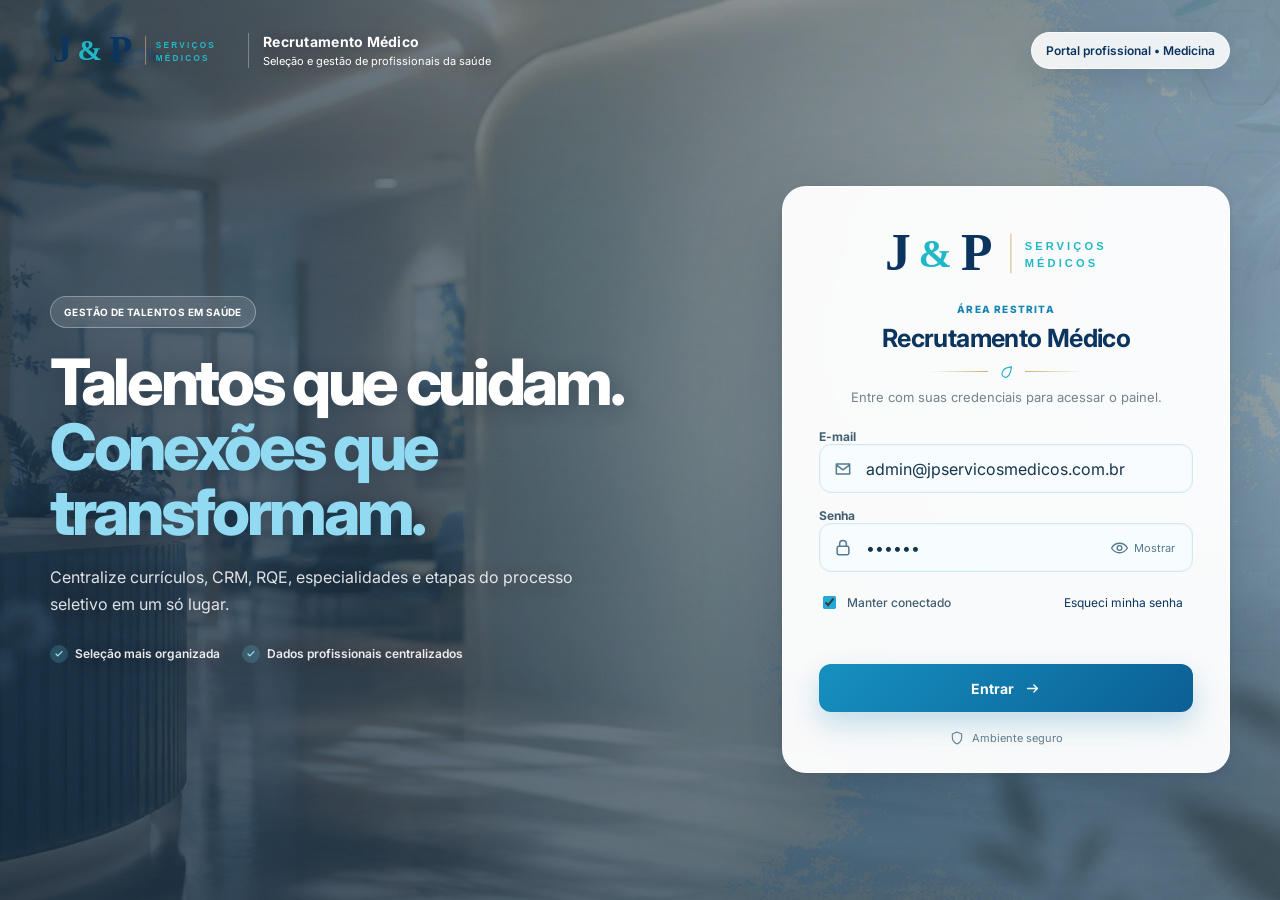
<file: index.html>
<!DOCTYPE html>
<html lang="pt-BR">
<head>
  <meta charset="UTF-8" />
  <meta name="viewport" content="width=device-width, initial-scale=1.0" />
  <meta name="theme-color" content="#0b315c" />
  <title>J&P Serviços Médicos | Recrutamento Médico</title>
  <meta name="description" content="Sistema de recrutamento médico com login, gestão de currículos e compartilhamento de link de candidatura." />
  <link rel="preconnect" href="https://fonts.googleapis.com">
  <link rel="preconnect" href="https://fonts.gstatic.com" crossorigin>
  <link href="https://fonts.googleapis.com/css2?family=Inter:wght@400;500;600;700;800&display=swap" rel="stylesheet">
  <link rel="icon" type="image/png" href="assets/favicon.png" />
  <link rel="stylesheet" href="css/styles.css" />
  <link rel="stylesheet" href="css/dashboard-polish.css" />
</head>
<body data-page="dashboard">
  <section id="loginScreen" class="login-screen">
    <div class="login-background-photo" aria-hidden="true"></div>
    <video class="login-leaves-video" autoplay muted loop playsinline preload="auto" poster="assets/login-clinic-bg-blue.jpg" aria-hidden="true">
      <source src="assets/leaves-overlay-blue.webm" type="video/webm" />
    </video>
    <div class="login-overlay"></div>

    <header class="hero-topbar login-topbar">
      <div class="brand-wrap jp-brand-wrap">
        <img class="brand-logo-horizontal" src="assets/jp-logo-login.svg" alt="J&P Serviços Médicos" />
        <div class="brand-context">
          <strong>Recrutamento Médico</strong>
          <span>Seleção e gestão de profissionais da saúde</span>
        </div>
      </div>
      <div class="hero-chip login-hero-chip">Portal profissional • Medicina</div>
    </header>

    <div class="login-shell login-shell-focused">
      <aside class="login-side-message">
        <span class="side-message-pill">Gestão de talentos em saúde</span>
        <h1>Talentos que cuidam.<br><em>Conexões que transformam.</em></h1>
        <p>Centralize currículos, CRM, RQE, especialidades e etapas do processo seletivo em um só lugar.</p>
        <div class="login-trust-list" aria-label="Benefícios da plataforma">
          <span><svg viewBox="0 0 20 20" aria-hidden="true"><path d="m5 10 3 3 7-7" fill="none" stroke="currentColor" stroke-width="2" stroke-linecap="round" stroke-linejoin="round"/></svg>Seleção mais organizada</span>
          <span><svg viewBox="0 0 20 20" aria-hidden="true"><path d="m5 10 3 3 7-7" fill="none" stroke="currentColor" stroke-width="2" stroke-linecap="round" stroke-linejoin="round"/></svg>Dados profissionais centralizados</span>
        </div>
      </aside>

      <main class="login-card glass-card login-card-premium">
        <div class="login-logo-placeholder jp-login-logo">
          <img src="assets/jp-logo-login.svg" alt="J&P Serviços Médicos" />
        </div>

        <div class="login-card-heading">
          <span class="login-card-eyebrow">Área restrita</span>
          <h2>Recrutamento Médico</h2>
          <div class="heading-leaf-line"><span></span><svg viewBox="0 0 20 20" aria-hidden="true"><path d="M15.8 4.5C10 5 6.1 7.4 5 11c-.9 2.8.4 5.3 3 5.8 3.8.7 6.9-3.2 7.8-12.3Z" fill="none" stroke="currentColor" stroke-width="1.3"/></svg><span></span></div>
          <p>Entre com suas credenciais para acessar o painel.</p>
        </div>

        <form id="loginForm" class="login-form premium-login-form" novalidate>
          <label for="loginEmail">E-mail</label>
          <div class="input-wrap premium-input">
            <svg viewBox="0 0 24 24" aria-hidden="true"><path d="M4 6h16v12H4zM4 7l8 6 8-6" fill="none" stroke="currentColor" stroke-width="1.8" stroke-linejoin="round"/></svg>
            <input id="loginEmail" type="email" placeholder="admin@jpservicosmedicos.com.br" value="admin@jpservicosmedicos.com.br" autocomplete="email" />
          </div>

          <label for="loginPassword">Senha</label>
          <div class="input-wrap password-wrap premium-input">
            <svg viewBox="0 0 24 24" aria-hidden="true"><rect x="5" y="10" width="14" height="10" rx="2" fill="none" stroke="currentColor" stroke-width="1.8"/><path d="M8 10V7a4 4 0 0 1 8 0v3" fill="none" stroke="currentColor" stroke-width="1.8"/></svg>
            <input id="loginPassword" type="password" placeholder="••••••••" value="123456" autocomplete="current-password" />
            <button id="togglePassword" class="ghost-button tiny-button" type="button" aria-label="Mostrar senha">
              <svg class="password-eye" viewBox="0 0 24 24" aria-hidden="true"><path d="M2 12s3.5-6 10-6 10 6 10 6-3.5 6-10 6S2 12 2 12Z" fill="none" stroke="currentColor" stroke-width="1.7"/><circle cx="12" cy="12" r="3" fill="none" stroke="currentColor" stroke-width="1.7"/></svg>
              <span class="toggle-label">Mostrar</span>
            </button>
          </div>

          <div class="login-meta-row">
            <label class="check-inline"><input type="checkbox" checked /> <span>Manter conectado</span></label>
            <button type="button" class="text-link">Esqueci minha senha</button>
          </div>

          <p id="loginMessage" class="form-message" aria-live="polite"></p>

          <button type="submit" class="primary-button big-button shine-button premium-login-button">
            Entrar
            <svg viewBox="0 0 24 24" aria-hidden="true"><path d="M5 12h14M14 7l5 5-5 5" fill="none" stroke="currentColor" stroke-width="1.9" stroke-linecap="round" stroke-linejoin="round"/></svg>
          </button>
        </form>

        <div class="security-line premium-security">
          <svg viewBox="0 0 24 24" aria-hidden="true"><path d="M12 3 5 6v5c0 4.8 2.9 8.2 7 10 4.1-1.8 7-5.2 7-10V6l-7-3Z" fill="none" stroke="currentColor" stroke-width="1.6"/></svg>
          Ambiente seguro
        </div>
      </main>
    </div>
  </section>

  <section id="loginLoadingScreen" class="login-loading-screen hidden-section" aria-hidden="true" aria-live="polite">
    <div class="login-loading-content" role="status">
      <img src="assets/jp-logo-login.svg" alt="J&P Serviços Médicos" />
      <div class="login-loading-indicator" aria-hidden="true"><span></span></div>
      <strong>Preparando seu painel</strong>
      <span>Aguarde um instante…</span>
    </div>
  </section>

  <section id="dashboardScreen" class="dashboard-screen hidden-section">
    <aside class="sidebar">
      <button id="sidebarToggle" class="sidebar-brand jp-sidebar-brand" type="button" aria-label="Recolher menu" title="Recolher menu">
        <span class="sidebar-brand-wordmark" aria-hidden="true">
          <span class="sidebar-jp-letters"><span>J</span><span>&amp;</span><span>P</span></span>
          <span class="sidebar-services"><span>SERVIÇOS</span><span>MÉDICOS</span></span>
        </span>
        <span class="sidebar-brand-monogram-text" aria-hidden="true"><span>J</span><span>&amp;</span><span>P</span></span>
        <span class="sidebar-brand-caption">Recrutamento Médico</span>
      </button>

      <nav class="sidebar-nav">
        <button class="side-item active" data-section="candidatesSection">
          <span class="side-icon" aria-hidden="true">
            <svg viewBox="0 0 24 24"><circle cx="9" cy="8" r="3.2"/><path d="M3.8 18c.8-3 3-4.8 5.2-4.8s4.4 1.8 5.2 4.8" fill="none" stroke="currentColor" stroke-width="1.8" stroke-linecap="round"/><path d="M16.5 7.3h4.5M18.75 5.1v4.4" fill="none" stroke="currentColor" stroke-width="1.8" stroke-linecap="round"/></svg>
          </span>
          <span class="side-label">Candidatos</span>
        </button>
        <button class="side-item" data-section="pipelineSection">
          <span class="side-icon" aria-hidden="true">
            <svg viewBox="0 0 24 24"><path d="M6 6h4v4H6zM14 14h4v4h-4zM8 10v4h8" fill="none" stroke="currentColor" stroke-width="1.8" stroke-linecap="round" stroke-linejoin="round"/></svg>
          </span>
          <span class="side-label">Etapas</span>
        </button>
        <button class="side-item" data-section="reportsSection">
          <span class="side-icon" aria-hidden="true">
            <svg viewBox="0 0 24 24"><path d="M5 18V9M12 18V6M19 18v-4" fill="none" stroke="currentColor" stroke-width="1.8" stroke-linecap="round"/><path d="M4 18h16" fill="none" stroke="currentColor" stroke-width="1.8" stroke-linecap="round"/></svg>
          </span>
          <span class="side-label">Indicadores</span>
        </button>
        <button class="side-item" data-section="settingsSection">
          <span class="side-icon" aria-hidden="true">
            <svg viewBox="0 0 24 24"><path d="M12 8.2a3.8 3.8 0 1 0 0 7.6 3.8 3.8 0 0 0 0-7.6Z" fill="none" stroke="currentColor" stroke-width="1.8"/><path d="M19 12a7.7 7.7 0 0 0-.1-1.1l2-1.5-2-3.4-2.4 1a8.3 8.3 0 0 0-1.9-1.1l-.3-2.6h-4l-.3 2.6A8.3 8.3 0 0 0 7.5 7l-2.4-1-2 3.4 2 1.5A7.7 7.7 0 0 0 5 12c0 .4 0 .7.1 1.1l-2 1.5 2 3.4 2.4-1c.6.5 1.2.8 1.9 1.1l.3 2.6h4l.3-2.6c.7-.3 1.3-.6 1.9-1.1l2.4 1 2-3.4-2-1.5c.1-.4.1-.7.1-1.1Z" fill="none" stroke="currentColor" stroke-width="1.4" stroke-linejoin="round"/></svg>
          </span>
          <span class="side-label">Configurações</span>
        </button>
      </nav>

      <div class="sidebar-card">
        <span>Link de candidatura</span>
        <strong>Envie para o médico preencher os dados</strong>
        <button id="copyApplicationLink" class="primary-button compact-full" type="button">Copiar link</button>
        <a id="openApplicationPage" class="secondary-button compact-full" href="pages/candidatura.html" target="_blank" rel="noopener">Abrir página pública</a>
      </div>

      <button id="sidebarEmptyToggle" class="sidebar-empty-toggle" type="button" aria-label="Recolher menu pela área inferior" title="Recolher menu"></button>

      <div class="sidebar-profile">
        <button id="profileMenuButton" class="sidebar-user" type="button" aria-haspopup="dialog" aria-expanded="false" aria-controls="sidebarProfileMenu">
          <div class="avatar-circle">AD</div>
          <div>
            <strong>Administrador</strong>
            <span>admin@jpservicosmedicos.com.br</span>
          </div>
          <svg class="profile-menu-chevron" viewBox="0 0 20 20" aria-hidden="true"><path d="m6 8 4 4 4-4" fill="none" stroke="currentColor" stroke-width="1.8" stroke-linecap="round" stroke-linejoin="round"/></svg>
        </button>
        <div id="sidebarProfileMenu" class="sidebar-profile-menu hidden-section" role="dialog" aria-label="Perfil do usuário" aria-hidden="true">
          <span class="profile-menu-kicker">Usuário conectado</span>
          <strong id="profileMenuName">Administrador</strong>
          <span id="profileMenuEmail">admin@jpservicosmedicos.com.br</span>
          <small id="profileMenuRole">Equipe de recrutamento</small>
          <button id="viewProfileButton" type="button">Ver perfil</button>
        </div>
      </div>
      <button id="logoutButton" class="ghost-button logout-button" type="button">
        <svg viewBox="0 0 24 24" aria-hidden="true"><path d="M10 5H5v14h5M14 8l4 4-4 4M8 12h10" fill="none" stroke="currentColor" stroke-width="1.8" stroke-linecap="round" stroke-linejoin="round"/></svg>
        <span class="logout-label">Sair</span>
      </button>
    </aside>

    <main class="dashboard-main">
      <header class="dashboard-header">
        <div class="dashboard-header__brand">
          <img class="dashboard-header-logo" src="assets/jp-logo-horizontal.png" alt="J&P Serviços Médicos" />
          <div class="dashboard-header__title">
            <span class="dashboard-header__eyebrow">Painel administrativo</span>
            <strong>Recrutamento Médico</strong>
          </div>
        </div>
        <div class="dashboard-header__meta">
          <div class="header-chip">Equipe de recrutamento</div>
          <div class="header-chip muted">Ambiente profissional</div>
        </div>
      </header>

      <section id="candidatesSection" class="content-section active">
      <header class="main-topbar">
        <div>
          <span class="eyebrow dark">Recrutamento médico</span>
          <h2>Gestão de currículos e candidatos</h2>
          <p>Visualize médicos, compartilhe o link de candidatura e acompanhe cada etapa.</p>
        </div>
        <div class="topbar-actions">
          <button id="previewApplicationLink" class="secondary-button" type="button">Ver página de candidatura</button>
          <button id="openNewCandidate" class="primary-button" type="button">+ Novo candidato</button>
        </div>
      </header>

        <div class="stats-grid">
          <article class="stat-card"><span>Total</span><strong id="metricTotal">0</strong><small>Médicos cadastrados</small></article>
          <article class="stat-card"><span>Em análise</span><strong id="metricReview">0</strong><small>Currículos em avaliação</small></article>
          <article class="stat-card"><span>Aprovados</span><strong id="metricApproved">0</strong><small>Perfis validados</small></article>
          <article class="stat-card"><span>Reprovados</span><strong id="metricRejected">0</strong><small>Processos encerrados</small></article>
        </div>

        <div class="table-panel">
          <div class="table-toolbar">
            <div class="search-box">
              <svg viewBox="0 0 24 24" aria-hidden="true"><circle cx="11" cy="11" r="6.5" fill="none" stroke="currentColor" stroke-width="1.7"/><path d="m16 16 4 4" fill="none" stroke="currentColor" stroke-width="1.7" stroke-linecap="round"/></svg>
              <input id="candidateSearch" type="search" aria-label="Buscar candidatos" placeholder="Buscar por médico, especialidade, cidade ou CRM..." />
            </div>
            <select id="statusFilter" class="blue-select" aria-label="Filtrar candidatos por status">
              <option value="all">Todos os status</option>
              <option value="novo">Novo</option>
              <option value="analise">Em análise</option>
              <option value="entrevista">Entrevista</option>
              <option value="aprovado">Aprovado</option>
              <option value="reprovado">Reprovado</option>
            </select>
          </div>

          <div class="table-head medical-grid">
            <span>Médico</span>
            <span>Especialidade</span>
            <span>CRM</span>
            <span>Data</span>
            <span>Status</span>
            <span>Ação</span>
          </div>
          <div id="candidateList" class="candidate-list"></div>
          <div id="emptyState" class="empty-state hidden">Nenhum médico encontrado com esses filtros.</div>
        </div>
      </section>

      <section id="pipelineSection" class="content-section">
        <div class="section-page-heading">
          <div><span>Fluxo de recrutamento</span><h2>Etapas do processo seletivo</h2><p>Acompanhe os médicos em cada fase do processo.</p></div>
        </div>
        <div class="kanban-grid">
          <article class="kanban-column"><div class="kanban-title">Novo</div><div id="kanbanNew" class="kanban-list"></div></article>
          <article class="kanban-column"><div class="kanban-title">Em análise</div><div id="kanbanReview" class="kanban-list"></div></article>
          <article class="kanban-column"><div class="kanban-title">Entrevista</div><div id="kanbanInterview" class="kanban-list"></div></article>
          <article class="kanban-column"><div class="kanban-title">Aprovado</div><div id="kanbanApproved" class="kanban-list"></div></article>
          <article class="kanban-column"><div class="kanban-title">Reprovado</div><div id="kanbanRejected" class="kanban-list"></div></article>
        </div>
      </section>

      <section id="reportsSection" class="content-section">
        <div class="section-page-heading indicators-page-heading">
          <div>
            <span>Indicadores médicos</span>
            <h2>Visão das especialidades</h2>
            <p>Distribuição atual dos médicos cadastrados, atualizada sempre que você acessa esta área.</p>
          </div>
          <div class="indicators-refresh-status">
            <span class="refresh-dot" aria-hidden="true"></span>
            <div><small>Última atualização</small><strong id="indicatorsUpdatedAt">Agora</strong></div>
          </div>
        </div>

        <div class="indicator-kpi-grid">
          <article class="indicator-kpi-card indicator-kpi-primary">
            <div class="indicator-kpi-icon">
              <svg viewBox="0 0 24 24" aria-hidden="true"><circle cx="9" cy="8" r="3"/><path d="M4 19c.8-3.4 3-5.2 5-5.2s4.2 1.8 5 5.2M16 8h4M18 6v4" fill="none" stroke="currentColor" stroke-width="1.8" stroke-linecap="round"/></svg>
            </div>
            <div><span>Médicos cadastrados</span><strong id="indicatorDoctorsTotal">0</strong><small>total no banco de talentos</small></div>
          </article>
          <article class="indicator-kpi-card">
            <div class="indicator-kpi-icon">
              <svg viewBox="0 0 24 24" aria-hidden="true"><path d="M5 5h14v14H5zM8 9h8M8 13h5" fill="none" stroke="currentColor" stroke-width="1.8" stroke-linecap="round"/></svg>
            </div>
            <div><span>Especialidades</span><strong id="indicatorSpecialtiesTotal">0</strong><small>áreas representadas</small></div>
          </article>
          <article class="indicator-kpi-card indicator-kpi-beige">
            <div class="indicator-kpi-icon">
              <svg viewBox="0 0 24 24" aria-hidden="true"><path d="M12 3 5 6v5c0 4.8 2.9 8.2 7 10 4.1-1.8 7-5.2 7-10V6l-7-3Z" fill="none" stroke="currentColor" stroke-width="1.7"/><path d="m9 12 2 2 4-4" fill="none" stroke="currentColor" stroke-width="1.8" stroke-linecap="round" stroke-linejoin="round"/></svg>
            </div>
            <div><span>CRM + RQE informado</span><strong id="indicatorRqeRate">0%</strong><small>perfis com registro complementar</small></div>
          </article>
          <article class="indicator-kpi-card">
            <div class="indicator-kpi-icon">
              <svg viewBox="0 0 24 24" aria-hidden="true"><circle cx="12" cy="12" r="8" fill="none" stroke="currentColor" stroke-width="1.8"/><path d="M12 8v4l3 2" fill="none" stroke="currentColor" stroke-width="1.8" stroke-linecap="round"/></svg>
            </div>
            <div><span>Em processo</span><strong id="indicatorInProcess">0</strong><small>análise ou entrevista</small></div>
          </article>
        </div>

        <div class="indicators-main-grid">
          <article class="specialty-chart-card premium-indicator-card">
            <div class="chart-card-heading indicators-card-heading">
              <div>
                <span>Distribuição por área</span>
                <h3>Especialidades dos candidatos</h3>
                <p>Participação de cada especialidade no total de médicos.</p>
              </div>
              <div class="chart-total-badge"><strong id="specialtyTotal">0</strong><span>médicos</span></div>
            </div>

            <div class="specialty-dashboard-chart">
              <div class="specialty-donut-column">
                <div id="specialtyDonut" class="specialty-donut" role="img" aria-label="Distribuição de médicos por especialidade">
                  <div class="specialty-donut-center"><strong id="specialtyDonutTotal">0</strong><span>candidatos</span></div>
                </div>
                <div id="specialtyLegend" class="specialty-legend"></div>
              </div>
              <div class="specialty-ranking-column">
                <div class="ranking-header"><strong>Ranking de especialidades</strong><span>participação</span></div>
                <div id="specialtyChart" class="specialty-chart specialty-ranking" aria-label="Ranking de médicos por especialidade"></div>
              </div>
            </div>
          </article>

          <aside class="indicator-insights">
            <article class="indicator-insight-card leader-card">
              <span>Maior presença</span>
              <strong id="specialtyLeader">—</strong>
              <small id="specialtyLeaderCount">0 médicos</small>
              <div class="leader-mark">01</div>
            </article>
            <article class="indicator-insight-card">
              <span>Diversidade</span>
              <strong id="specialtyKinds">0</strong>
              <small>especialidades diferentes</small>
            </article>
            <article class="indicator-insight-card beige-insight">
              <span>RQE informado</span>
              <strong id="rqeRate">0%</strong>
              <small>dos perfis cadastrados</small>
            </article>
          </aside>
        </div>
      </section>

      <section id="settingsSection" class="content-section">
        <div class="section-page-heading">
          <div><span>Conta do usuário</span><h2>Meu perfil</h2><p>Atualize apenas as informações do usuário que acessa o painel.</p></div>
        </div>
        <div class="profile-settings-card">
          <div class="profile-settings-aside">
            <div id="profileAvatar" class="profile-avatar-large">AD</div>
            <strong id="profileDisplayName">Administrador</strong>
            <span id="profileDisplayRole">Equipe de recrutamento</span>
          </div>
          <form id="profileForm" class="profile-form">
            <div class="form-cols">
              <label>Nome do usuário<input id="profileName" type="text" value="Administrador" required /></label>
              <label>Cargo / função<input id="profileRole" type="text" value="Equipe de recrutamento" required /></label>
            </div>
            <div class="form-cols">
              <label>E-mail<input id="profileEmail" type="email" value="admin@jpservicosmedicos.com.br" required /></label>
              <label>Telefone<input id="profilePhone" type="tel" value="" placeholder="(00) 00000-0000" /></label>
            </div>
            <div class="profile-actions"><button class="primary-button compact-width" type="submit">Salvar perfil</button></div>
          </form>
        </div>
      </section>
    </main>
  </section>

  <div id="toast" class="toast hidden">Link copiado com sucesso.</div>

  <div id="candidateModal" class="modal-backdrop hidden" aria-hidden="true">
    <div class="modal-card big-modal">
      <button class="modal-close" id="closeCandidateModal" type="button" aria-label="Fechar">×</button>
      <div class="modal-header">
        <div id="modalAvatar" class="modal-avatar">MC</div>
        <div>
          <span id="modalStatus" class="status-pill status-analise">Em análise</span>
          <h3 id="modalName">Dra. Mariana Costa</h3>
          <p id="modalSpecialty">Cardiologia • São Paulo</p>
        </div>
      </div>

      <div class="modal-info-grid">
        <article><span>CRM</span><strong id="modalCrm">CRM/SP 123456</strong></article>
        <article><span>RQE</span><strong id="modalRqe">RQE 44521</strong></article>
        <article><span>E-mail</span><strong id="modalEmail">medica@email.com</strong></article>
        <article><span>Telefone</span><strong id="modalPhone">(11) 99999-0000</strong></article>
        <article><span>Experiência</span><strong id="modalExperience">8 anos</strong></article>
        <article><span>Disponibilidade</span><strong id="modalAvailability">Seg a Sex • Tarde</strong></article>
      </div>

      <div class="curriculum-block">
        <div class="curriculum-heading">
          <div>
            <span>Resumo curricular</span>
            <h4>Visão geral do currículo</h4>
          </div>
          <button id="openPdfButton" class="secondary-button curriculum-pdf-button" type="button">Abrir currículo</button>
        </div>
        <ul id="modalCurriculum" class="curriculum-list"></ul>
      </div>

      <div class="candidate-decision-block">
        <div>
          <span>Decisão da candidatura</span>
          <strong>Atualize o status deste médico</strong>
        </div>
        <div class="candidate-status-actions" id="candidateStatusActions">
          <button type="button" class="status-action status-action-review" data-status-action="analise">Em análise</button>
          <button type="button" class="status-action status-action-approved" data-status-action="aprovado">Aprovado</button>
          <button type="button" class="status-action status-action-rejected" data-status-action="reprovado">Reprovado</button>
        </div>
      </div>

      <div class="candidate-documents-block">
        <div class="candidate-documents-heading">
          <div>
            <span>Documentação</span>
            <h4>Arquivos enviados pelo médico</h4>
          </div>
          <span id="modalDocumentsCount" class="documents-count">0 arquivos</span>
        </div>
        <div id="modalDocumentsList" class="candidate-documents-list"></div>
      </div>

      <div class="notes-block">
        <span>Observações</span>
        <p id="modalNotes">Perfil com boa experiência hospitalar e disponibilidade para início imediato.</p>
      </div>
    </div>
  </div>

  <div id="newCandidateModal" class="modal-backdrop hidden" aria-hidden="true">
    <div class="modal-card">
      <button class="modal-close" id="closeNewCandidate" type="button" aria-label="Fechar">×</button>
      <div class="small-modal-heading">
        <span class="eyebrow dark">Cadastro manual</span>
        <h3>Novo médico</h3>
        <p>Adicione um médico manualmente ao funil de recrutamento.</p>
      </div>

      <form id="newCandidateForm" class="new-form">
        <label>Nome completo<input id="newName" type="text" required placeholder="Ex.: Dr. João da Silva" /></label>
        <div class="form-cols">
          <label>Especialidade<input id="newSpecialty" type="text" required placeholder="Ex.: Pediatria" /></label>
          <label>CRM<input id="newCrm" type="text" required placeholder="Ex.: CRM/SP 123456" /></label>
        </div>
        <div class="form-cols">
          <label>Cidade<input id="newCity" type="text" required placeholder="Ex.: Cerquilho" /></label>
          <label>RQE<input id="newRqe" type="text" placeholder="Ex.: RQE 55210" /></label>
        </div>
        <div class="form-cols">
          <label>E-mail<input id="newEmail" type="email" required placeholder="email@exemplo.com" /></label>
          <label>Telefone <span class="required-star">*</span><input id="newPhone" type="text" required placeholder="(15) 99999-9999" /></label>
        </div>
        <div class="form-cols">
          <label>Experiência<input id="newExperience" type="text" placeholder="Ex.: 6 anos" /></label>
          <label>Status
            <select id="newStatus" class="blue-select">
              <option value="novo">Novo</option>
              <option value="analise">Em análise</option>
              <option value="entrevista">Entrevista</option>
              <option value="aprovado">Aprovado</option>
              <option value="reprovado">Reprovado</option>
            </select>
          </label>
        </div>
        <label>Disponibilidade <span class="required-star">*</span><input id="newAvailability" type="text" required placeholder="Ex.: Seg a Sex • Manhã" /></label>
        <label>Observações<textarea id="newNotes" rows="4" placeholder="Informações relevantes do candidato..."></textarea></label>
        <div class="modal-actions">
          <button id="cancelNewCandidate" class="ghost-button" type="button">Cancelar</button>
          <button class="primary-button compact-width" type="submit">Cadastrar médico</button>
        </div>
      </form>
    </div>
  </div>

  <script src="js/script.js"></script>
</body>
</html>
</file>
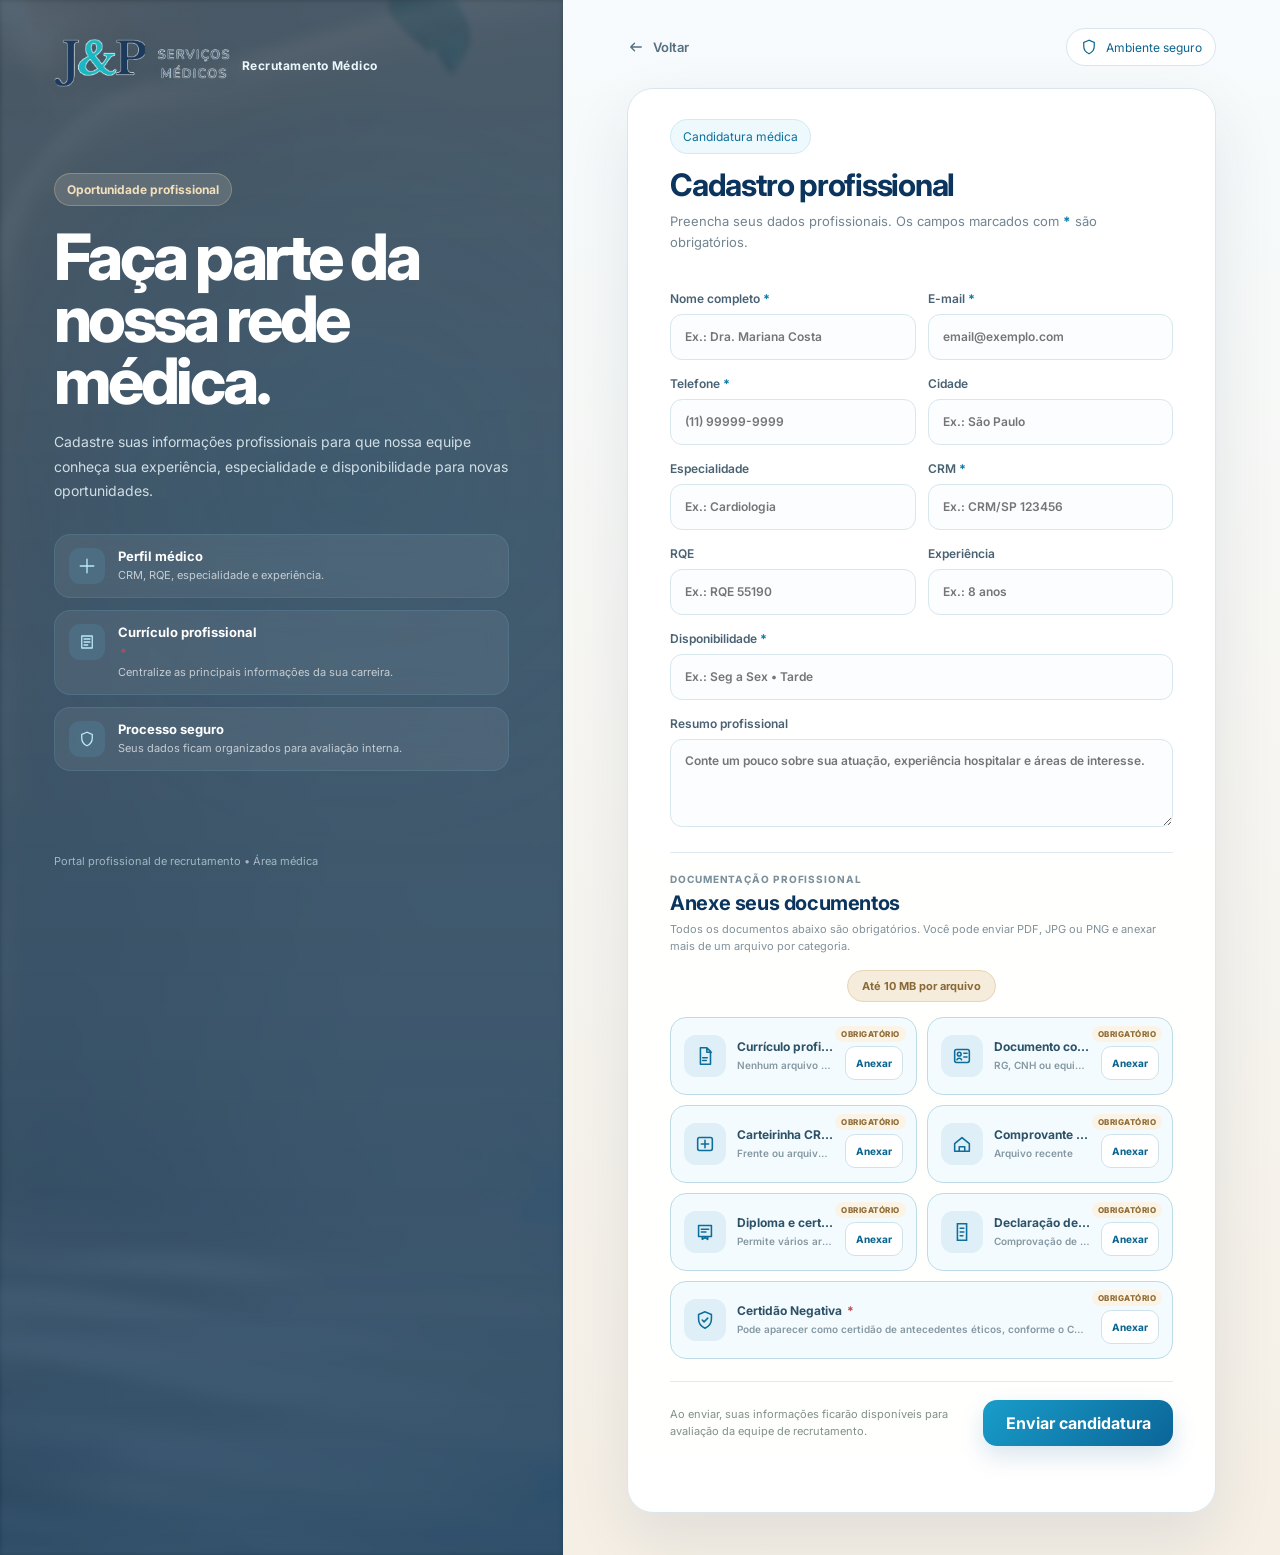
<file: pages/candidatura.html>
<!DOCTYPE html>
<html lang="pt-BR">
<head>
  <meta charset="UTF-8" />
  <meta name="viewport" content="width=device-width, initial-scale=1.0" />
  <meta name="theme-color" content="#0b315c" />
  <title>J&P Serviços Médicos | Candidatura Médica</title>
  <meta name="description" content="Página pública para candidatura de médicos." />
  <link rel="preconnect" href="https://fonts.googleapis.com">
  <link rel="preconnect" href="https://fonts.gstatic.com" crossorigin>
  <link href="https://fonts.googleapis.com/css2?family=Inter:wght@400;500;600;700;800&display=swap" rel="stylesheet">
  <link rel="icon" type="image/png" href="../assets/favicon.png" />
  <link rel="stylesheet" href="../css/styles.css" />
</head>
<body data-page="application" class="application-page-body application-page-v2">
  <main class="application-layout-v2">
    <section class="application-story-panel">
      <div class="application-story-bg" aria-hidden="true"></div>
      <video class="application-story-leaves" autoplay muted loop playsinline preload="auto" aria-hidden="true">
        <source src="../assets/leaves-overlay-blue.webm" type="video/webm" />
      </video>
      <div class="application-story-overlay" aria-hidden="true"></div>

      <div class="application-story-content">
        <a class="application-brand jp-application-brand" href="../index.html" aria-label="Voltar para o portal">
          <img class="application-brand-logo" src="../assets/jp-logo-horizontal.png" alt="J&P Serviços Médicos" />
          <span>Recrutamento Médico</span>
        </a>

        <div class="application-story-copy">
          <span class="application-story-kicker">Oportunidade profissional</span>
          <h1>Faça parte da nossa rede médica.</h1>
          <p>
            Cadastre suas informações profissionais para que nossa equipe conheça sua experiência,
            especialidade e disponibilidade para novas oportunidades.
          </p>

          <div class="application-story-features">
            <article>
              <div class="feature-icon">
                <svg viewBox="0 0 24 24" aria-hidden="true"><path d="M12 3v18M3 12h18" fill="none" stroke="currentColor" stroke-width="1.8" stroke-linecap="round"/></svg>
              </div>
              <div><strong>Perfil médico</strong><span>CRM, RQE, especialidade e experiência.</span></div>
            </article>
            <article>
              <div class="feature-icon">
                <svg viewBox="0 0 24 24" aria-hidden="true"><path d="M5 4h14v16H5zM8 8h8M8 12h8M8 16h5" fill="none" stroke="currentColor" stroke-width="1.7" stroke-linecap="round" stroke-linejoin="round"/></svg>
              </div>
              <div><strong>Currículo profissional <span class="document-required">*</span></strong><span>Centralize as principais informações da sua carreira.</span></div>
            </article>
            <article>
              <div class="feature-icon">
                <svg viewBox="0 0 24 24" aria-hidden="true"><path d="M12 3 5 6v5c0 4.8 2.9 8.2 7 10 4.1-1.8 7-5.2 7-10V6l-7-3Z" fill="none" stroke="currentColor" stroke-width="1.7"/></svg>
              </div>
              <div><strong>Processo seguro</strong><span>Seus dados ficam organizados para avaliação interna.</span></div>
            </article>
          </div>
        </div>

        <p class="application-story-footer">Portal profissional de recrutamento • Área médica</p>
      </div>
    </section>

    <section class="application-form-panel">
      <div class="application-form-header">
        <a class="application-back-link" href="../index.html">
          <svg viewBox="0 0 24 24" aria-hidden="true"><path d="M19 12H5M10 7l-5 5 5 5" fill="none" stroke="currentColor" stroke-width="1.8" stroke-linecap="round" stroke-linejoin="round"/></svg>
          Voltar
        </a>
        <span class="application-secure-chip">
          <svg viewBox="0 0 24 24" aria-hidden="true"><path d="M12 3 5 6v5c0 4.8 2.9 8.2 7 10 4.1-1.8 7-5.2 7-10V6l-7-3Z" fill="none" stroke="currentColor" stroke-width="1.6"/></svg>
          Ambiente seguro
        </span>
      </div>

      <div class="application-form-shell">
        <div class="application-form-title">
          <span class="eyebrow dark">Candidatura médica</span>
          <h2>Cadastro profissional</h2>
          <p>Preencha seus dados profissionais. Os campos marcados com <strong class="required-star">*</strong> são obrigatórios.</p>
        </div>

        <form id="applicationForm" class="public-form public-form-v2" novalidate>
          <div class="form-cols">
            <label>Nome completo <span class="required-star">*</span><input id="appName" type="text" required placeholder="Ex.: Dra. Mariana Costa" autocomplete="name" /></label>
            <label>E-mail <span class="required-star">*</span><input id="appEmail" type="email" required placeholder="email@exemplo.com" autocomplete="email" /></label>
          </div>

          <div class="form-cols">
            <label>Telefone <span class="required-star">*</span><input id="appPhone" type="tel" required placeholder="(11) 99999-9999" autocomplete="tel" /></label>
            <label>Cidade<input id="appCity" type="text" placeholder="Ex.: São Paulo" autocomplete="address-level2" /></label>
          </div>

          <div class="form-cols">
            <label>Especialidade<input id="appSpecialty" type="text" placeholder="Ex.: Cardiologia" /></label>
            <label>CRM <span class="required-star">*</span><input id="appCrm" type="text" required placeholder="Ex.: CRM/SP 123456" /></label>
          </div>

          <div class="form-cols">
            <label>RQE<input id="appRqe" type="text" placeholder="Ex.: RQE 55190" /></label>
            <label>Experiência<input id="appExperience" type="text" placeholder="Ex.: 8 anos" /></label>
          </div>

          <label>Disponibilidade <span class="required-star">*</span><input id="appAvailability" type="text" required placeholder="Ex.: Seg a Sex • Tarde" /></label>

          <label>Resumo profissional<textarea id="appSummary" rows="4" placeholder="Conte um pouco sobre sua atuação, experiência hospitalar e áreas de interesse."></textarea></label>

          <section class="medical-documents-section">
            <div class="medical-documents-header">
              <div>
                <span>Documentação profissional</span>
                <h3>Anexe seus documentos</h3>
                <p>Todos os documentos abaixo são obrigatórios. Você pode enviar PDF, JPG ou PNG e anexar mais de um arquivo por categoria.</p>
              </div>
            </div>
            <div class="documents-limit-row"><span class="pdf-format-chip">Até 10 MB por arquivo</span></div>

            <div class="medical-documents-grid">
              <label class="document-upload-card" for="appCvFile">
                <input id="appCvFile" class="document-file-input" type="file" multiple required accept="application/pdf,.pdf,image/jpeg,image/png,.jpg,.jpeg,.png" data-document-type="curriculo" data-document-label="Currículo profissional" />
                <span class="document-upload-icon" aria-hidden="true"><svg viewBox="0 0 24 24"><path d="M7 3h7l4 4v14H7zM14 3v5h5M9.5 14h5M9.5 17h4" fill="none" stroke="currentColor" stroke-width="1.7" stroke-linecap="round" stroke-linejoin="round"/></svg></span>
                <span class="document-upload-copy"><strong>Currículo profissional <span class="document-required">*</span></strong><small data-file-summary="appCvFile">Nenhum arquivo selecionado</small></span>
                <span class="document-upload-action">Anexar</span>
              </label>

              <label class="document-upload-card" for="appPhotoId">
                <input id="appPhotoId" class="document-file-input" type="file" multiple required accept="application/pdf,.pdf,image/jpeg,image/png,.jpg,.jpeg,.png" data-document-type="documento_foto" data-document-label="Documento com foto (RG/CNH)" />
                <span class="document-upload-icon" aria-hidden="true"><svg viewBox="0 0 24 24"><rect x="4" y="5" width="16" height="14" rx="2" fill="none" stroke="currentColor" stroke-width="1.7"/><circle cx="9" cy="10" r="2" fill="none" stroke="currentColor" stroke-width="1.7"/><path d="M6.5 16c.8-2.2 4.2-2.2 5 0M14 9h3.5M14 13h3.5" fill="none" stroke="currentColor" stroke-width="1.7" stroke-linecap="round"/></svg></span>
                <span class="document-upload-copy"><strong>Documento com foto <span class="document-required">*</span></strong><small data-file-summary="appPhotoId">RG, CNH ou equivalente</small></span>
                <span class="document-upload-action">Anexar</span>
              </label>

              <label class="document-upload-card" for="appCrmCard">
                <input id="appCrmCard" class="document-file-input" type="file" multiple required accept="application/pdf,.pdf,image/jpeg,image/png,.jpg,.jpeg,.png" data-document-type="carteirinha_crm" data-document-label="Carteirinha CRM" />
                <span class="document-upload-icon" aria-hidden="true"><svg viewBox="0 0 24 24"><rect x="4" y="5" width="16" height="14" rx="2" fill="none" stroke="currentColor" stroke-width="1.7"/><path d="M8 12h8M12 8v8" fill="none" stroke="currentColor" stroke-width="1.7" stroke-linecap="round"/></svg></span>
                <span class="document-upload-copy"><strong>Carteirinha CRM <span class="document-required">*</span></strong><small data-file-summary="appCrmCard">Frente ou arquivo digital</small></span>
                <span class="document-upload-action">Anexar</span>
              </label>

              <label class="document-upload-card" for="appResidence">
                <input id="appResidence" class="document-file-input" type="file" multiple required accept="application/pdf,.pdf,image/jpeg,image/png,.jpg,.jpeg,.png" data-document-type="comprovante_residencia" data-document-label="Comprovante de residência" />
                <span class="document-upload-icon" aria-hidden="true"><svg viewBox="0 0 24 24"><path d="M4 11.5 12 5l8 6.5V20H4zM9 20v-5h6v5" fill="none" stroke="currentColor" stroke-width="1.7" stroke-linecap="round" stroke-linejoin="round"/></svg></span>
                <span class="document-upload-copy"><strong>Comprovante de residência <span class="document-required">*</span></strong><small data-file-summary="appResidence">Arquivo recente</small></span>
                <span class="document-upload-action">Anexar</span>
              </label>

              <label class="document-upload-card" for="appDiplomas">
                <input id="appDiplomas" class="document-file-input" type="file" required multiple accept="application/pdf,.pdf,image/jpeg,image/png,.jpg,.jpeg,.png" data-document-type="diploma_certificado" data-document-label="Diploma e certificados" />
                <span class="document-upload-icon" aria-hidden="true"><svg viewBox="0 0 24 24"><path d="M5 5h14v12H5zM8 9h8M8 12h5M9 17v3l3-2 3 2v-3" fill="none" stroke="currentColor" stroke-width="1.7" stroke-linecap="round" stroke-linejoin="round"/></svg></span>
                <span class="document-upload-copy"><strong>Diploma e certificados <span class="document-required">*</span></strong><small data-file-summary="appDiplomas">Permite vários arquivos</small></span>
                <span class="document-upload-action">Anexar</span>
              </label>

              <label class="document-upload-card" for="appPracticeDeclaration">
                <input id="appPracticeDeclaration" class="document-file-input" type="file" multiple required accept="application/pdf,.pdf,image/jpeg,image/png,.jpg,.jpeg,.png" data-document-type="declaracao_atuacao" data-document-label="Declaração de atuação em área comprovada" />
                <span class="document-upload-icon" aria-hidden="true"><svg viewBox="0 0 24 24"><path d="M7 3h10v18H7zM10 8h4M10 12h4M10 16h3" fill="none" stroke="currentColor" stroke-width="1.7" stroke-linecap="round"/></svg></span>
                <span class="document-upload-copy"><strong>Declaração de atuação na área <span class="document-required">*</span></strong><small data-file-summary="appPracticeDeclaration">Comprovação de experiência/atuação</small></span>
                <span class="document-upload-action">Anexar</span>
              </label>

              <label class="document-upload-card document-upload-card-wide" for="appCrmClearance">
                <input id="appCrmClearance" class="document-file-input" type="file" multiple required accept="application/pdf,.pdf,image/jpeg,image/png,.jpg,.jpeg,.png" data-document-type="certidao_crm" data-document-label="Certidão Negativa / Nada Consta do CRM" />
                <span class="document-upload-icon" aria-hidden="true"><svg viewBox="0 0 24 24"><path d="M12 3 5 6v5c0 4.8 2.9 8.2 7 10 4.1-1.8 7-5.2 7-10V6l-7-3Z" fill="none" stroke="currentColor" stroke-width="1.7"/><path d="m9 12 2 2 4-4" fill="none" stroke="currentColor" stroke-width="1.7" stroke-linecap="round" stroke-linejoin="round"/></svg></span>
                <span class="document-upload-copy"><strong>Certidão Negativa <span class="document-required">*</span></strong><small data-file-summary="appCrmClearance">Pode aparecer como certidão de antecedentes éticos, conforme o CRM</small></span>
                <span class="document-upload-action">Anexar</span>
              </label>
            </div>
          </section>

          <div class="public-form-footer">
            <p>Ao enviar, suas informações ficarão disponíveis para avaliação da equipe de recrutamento.</p>
            <button class="primary-button application-submit-button" type="submit">Enviar candidatura</button>
          </div>
          <p id="applicationMessage" class="form-validation-message" aria-live="polite"></p>
        </form>

        <section id="applicationSuccess" class="application-success hidden" aria-live="polite">
          <div class="success-animation" aria-hidden="true">
            <svg viewBox="0 0 120 120">
              <circle class="success-circle" cx="60" cy="60" r="48" />
              <path class="success-check" d="M38 61.5 53.5 77 83 45" />
            </svg>
          </div>
          <span class="success-kicker">Candidatura concluída</span>
          <h2>Candidatura enviada com sucesso,<br>boa sorte!</h2>
          <p>Recebemos seus dados profissionais e o currículo anexado. Nossa equipe poderá analisar seu perfil pelo painel de recrutamento.</p>
          <button id="sendAnotherApplication" class="secondary-button success-secondary-button" type="button">Enviar outra candidatura</button>
        </section>
      </div>
    </section>
  </main>

  <script src="../js/script.js"></script>
</body>
</html>
</file>
<file: css/styles.css>
:root{
  --bg:#eff7f1;
  --white:#ffffff;
  --green-950:#0f3525;
  --green-900:#174730;
  --green-800:#1d5b3d;
  --green-700:#216b49;
  --green-600:#2d8a5b;
  --green-500:#47a871;
  --green-400:#6ec18f;
  --green-300:#8fd0aa;
  --green-200:#b6e4c8;
  --green-100:#dff3e8;
  --green-50:#f2fbf5;
  --line:#dbe9df;
  --text:#22322a;
  --muted:#728177;
  --shadow:0 24px 72px rgba(9,35,24,.18);
  --shadow-soft:0 18px 40px rgba(22,58,39,.10);
  --radius-xl:30px;
  --radius-lg:22px;
  --radius-md:16px;
  --radius-sm:12px;
  --font:'Inter',ui-sans-serif,system-ui,-apple-system,BlinkMacSystemFont,'Segoe UI',sans-serif;
}
*{box-sizing:border-box}
html{scroll-behavior:smooth}
body{margin:0;background:var(--bg);color:var(--text);font-family:var(--font)}
a{text-decoration:none;color:inherit}
button,input,select,textarea{font:inherit}
button{cursor:pointer}
img,svg{display:block}
.hidden{display:none!important}
.hidden-section{display:none!important}
textarea{resize:vertical}
button:focus-visible,input:focus-visible,textarea:focus-visible,select:focus-visible,a:focus-visible{
  outline:3px solid rgba(71,168,113,.28);
  outline-offset:2px;
}

/* LOGIN */
.login-screen{
  min-height:100vh;
  position:relative;
  overflow:hidden;
  color:#fff;
  background:#09281c;
}
.login-video{
  position:absolute; inset:0; width:100%; height:100%; object-fit:cover;
}
.login-overlay{
  position:absolute; inset:0; background:linear-gradient(120deg,rgba(6,24,17,.78),rgba(7,35,23,.50) 48%,rgba(7,29,20,.68));
}
.login-noise{
  position:absolute; inset:0; pointer-events:none; opacity:.20;
  background-image:linear-gradient(rgba(255,255,255,.08) 1px,transparent 1px),linear-gradient(90deg,rgba(255,255,255,.06) 1px,transparent 1px);
  background-size:36px 36px;
  mask-image:linear-gradient(to bottom,rgba(0,0,0,.85),transparent 85%);
}
.hero-topbar{
  position:relative; z-index:2; width:min(1240px,calc(100% - 32px)); margin:0 auto; padding:22px 0 0;
  display:flex; align-items:center; justify-content:space-between; gap:18px;
}
.brand-wrap{display:flex; align-items:center; gap:14px}
.brand-badge{
  width:58px; height:58px; border-radius:20px; display:grid; place-items:center;
  background:rgba(255,255,255,.10); border:1px solid rgba(255,255,255,.18); backdrop-filter:blur(16px);
}
.brand-badge svg{width:30px; color:#fff}
.brand-wrap strong{display:block; font-size:16px; letter-spacing:.02em}
.brand-wrap span{display:block; margin-top:4px; color:rgba(255,255,255,.74); font-size:12px}
.hero-chip{
  border:1px solid rgba(255,255,255,.18); background:rgba(255,255,255,.10); color:#e8f8ee;
  border-radius:999px; padding:10px 14px; backdrop-filter:blur(14px); font-size:12px;
}
.login-shell{
  position:relative; z-index:2; width:min(1240px,calc(100% - 32px)); min-height:calc(100vh - 95px); margin:0 auto;
  padding:24px 0 30px; display:grid; grid-template-columns:1.1fr .9fr; gap:28px; align-items:center;
}
.glass-card{
  border:1px solid rgba(255,255,255,.16); background:rgba(255,255,255,.12); backdrop-filter:blur(18px);
  box-shadow:var(--shadow);
}
.hero-panel{padding:36px; border-radius:34px; max-width:650px}
.eyebrow{
  display:inline-flex; align-items:center; gap:8px; width:max-content; border-radius:999px;
  border:1px solid rgba(255,255,255,.18); background:rgba(255,255,255,.10); padding:9px 12px;
  font-size:12px; color:#eafff2;
}
.eyebrow.dark{
  border-color:#d8ece0; background:#f4fbf6; color:var(--green-700);
}
.hero-panel h1{
  margin:22px 0 0; font-size:clamp(42px,6vw,68px); line-height:.96; letter-spacing:-.055em; font-weight:800;
}
.hero-panel h1 em{font-style:normal; color:#97e0b0}
.hero-panel p{margin:18px 0 0; max-width:580px; color:rgba(255,255,255,.80); line-height:1.8; font-size:15px}
.hero-stats{margin-top:28px; display:grid; grid-template-columns:repeat(3,minmax(0,1fr)); gap:14px}
.hero-stats article{padding:18px; border-radius:20px; background:rgba(255,255,255,.10); border:1px solid rgba(255,255,255,.12)}
.hero-stats strong{display:block; font-size:30px; line-height:1}
.hero-stats span{display:block; margin-top:8px; font-size:12px; color:rgba(255,255,255,.72); line-height:1.4}
.hero-highlights{margin-top:24px; display:flex; flex-wrap:wrap; gap:10px}
.hero-highlights span{padding:10px 14px; border-radius:999px; background:rgba(255,255,255,.10); border:1px solid rgba(255,255,255,.10); font-size:12px; color:#edfff4}
.login-card{padding:34px; border-radius:30px; background:rgba(255,255,255,.96); color:var(--text)}
.login-title-row{display:flex; align-items:center; gap:16px}
.medical-mark{width:60px; height:60px}
.medical-mark svg{width:100%; height:100%}
.login-title-row h2{margin:0; font-size:28px; color:var(--green-950); letter-spacing:-.03em}
.login-title-row p{margin:6px 0 0; color:var(--muted); font-size:14px}
.login-form{margin-top:28px}
.login-form label,.new-form label,.config-card label,.public-form label{display:block; margin-top:16px; font-weight:600; font-size:13px; color:#4e5f56}
.login-form label:first-child{margin-top:0}
.input-wrap,.search-box{position:relative}
.input-wrap svg,.search-box svg{position:absolute; left:14px; top:50%; transform:translateY(-50%); width:20px; color:#93a198; pointer-events:none}
.input-wrap input,.search-box input,select,textarea,.new-form input,.new-form textarea,.public-form input,.public-form textarea,.config-card input,.config-card textarea{
  width:100%; border:1px solid #dbe7de; border-radius:14px; background:#fff; color:var(--text); transition:.18s ease;
}
.input-wrap input{padding:15px 44px 15px 46px}
.password-wrap input{padding-right:90px}
.input-wrap input:focus,.search-box input:focus,select:focus,textarea:focus,.new-form input:focus,.new-form textarea:focus,.public-form input:focus,.public-form textarea:focus,.config-card input:focus,.config-card textarea:focus{
  border-color:var(--green-400); box-shadow:0 0 0 4px rgba(110,193,143,.16); outline:none;
}
.tiny-button{position:absolute; right:8px; top:50%; transform:translateY(-50%)}
.ghost-button,.text-link{
  border:0; background:transparent; color:var(--green-700); padding:8px 10px; border-radius:10px;
}
.text-link{font-size:13px}
.login-meta-row{display:flex; align-items:center; justify-content:space-between; gap:10px; margin-top:16px}
.check-inline{display:flex!important; align-items:center; gap:8px; margin:0!important; font-weight:500!important; color:#6f7b74!important}
.check-inline input{accent-color:var(--green-700)}
.form-message{min-height:20px; margin:10px 0 0; font-size:12px; color:#b74b4b}
.primary-button,.secondary-button{
  min-height:46px; border-radius:14px; border:0; display:inline-flex; align-items:center; justify-content:center; gap:10px;
  padding:0 18px; font-weight:700; transition:.2s ease;
}
.primary-button{
  background:linear-gradient(135deg,var(--green-700),var(--green-900)); color:#fff; box-shadow:0 16px 36px rgba(33,107,73,.24);
}
.primary-button:hover{transform:translateY(-1px); box-shadow:0 18px 38px rgba(33,107,73,.28)}
.secondary-button{background:#fff; color:var(--green-700); border:1px solid #d8e9de}
.secondary-button:hover{background:#f6fbf8}
.big-button{width:100%; margin-top:14px; min-height:52px}
.compact-full{width:100%; min-height:42px}
.compact-width{width:auto}
.shine-button{position:relative; overflow:hidden}
.shine-button::after{content:''; position:absolute; inset:0; transform:translateX(-130%); background:linear-gradient(105deg,transparent 35%,rgba(255,255,255,.25),transparent 65%); animation:shine 4.4s ease-in-out infinite}
@keyframes shine{0%,60%{transform:translateX(-130%)}100%{transform:translateX(130%)}}
.security-line{margin-top:18px; display:flex; justify-content:center; align-items:center; gap:8px; color:#98a59e; font-size:12px}
.security-line svg{width:16px}

/* DASHBOARD */
.dashboard-screen{min-height:100vh; padding:22px; background:linear-gradient(180deg,#f7fbf8,#eef7f1); display:grid; grid-template-columns:300px minmax(0,1fr); gap:22px}
.sidebar{border-radius:28px; background:linear-gradient(180deg,#143c2b,#1a4c35); color:#fff; padding:22px; display:flex; flex-direction:column; box-shadow:var(--shadow-soft)}
.sidebar-brand{display:flex; align-items:center; gap:12px}
.sidebar-logo{width:48px;height:48px;border-radius:18px;background:rgba(255,255,255,.14);display:grid;place-items:center;font-size:28px;font-weight:800}
.sidebar-brand strong{display:block;font-size:16px}
.sidebar-brand span{display:block;margin-top:4px;color:rgba(255,255,255,.68);font-size:12px}
.sidebar-nav{margin-top:30px; display:flex; flex-direction:column; gap:6px}
.side-item{width:100%; border:0; background:transparent; color:rgba(255,255,255,.78); border-radius:14px; padding:14px; display:flex; align-items:center; gap:12px; text-align:left}
.side-item:hover{background:rgba(255,255,255,.08)}
.side-item.active{background:rgba(255,255,255,.14); color:#fff; font-weight:700}
.sidebar-card{margin-top:24px; padding:18px; border-radius:20px; background:rgba(255,255,255,.08); border:1px solid rgba(255,255,255,.10)}
.sidebar-card span{display:block; color:#b9d8c2; font-size:12px}
.sidebar-card strong{display:block; margin:8px 0 14px; font-size:15px; line-height:1.5}
.sidebar-user{margin-top:auto; display:flex; align-items:center; gap:12px; padding-top:18px}
.avatar-circle{width:44px;height:44px;border-radius:50%;background:#e9f8ee;color:var(--green-700);display:grid;place-items:center;font-weight:800;font-size:13px}
.sidebar-user strong{display:block;font-size:13px}
.sidebar-user span{display:block;margin-top:4px;font-size:11px;color:#bbd9c5}
.logout-button{margin-top:10px; color:#d6ede1; border:1px solid rgba(255,255,255,.12)}
.dashboard-main{background:#fff; border-radius:30px; box-shadow:var(--shadow-soft); padding:26px; overflow:hidden}
.main-topbar{display:flex; align-items:flex-end; justify-content:space-between; gap:20px; padding-bottom:16px; border-bottom:1px solid #edf4ef}
.main-topbar h2{margin:10px 0 0; color:var(--green-950); font-size:32px; letter-spacing:-.04em}
.main-topbar p{margin:6px 0 0; color:var(--muted); font-size:14px}
.topbar-actions{display:flex; gap:10px; flex-wrap:wrap}
.content-section{display:none; margin-top:22px}
.content-section.active{display:block; animation:fadeUp .35s ease}
@keyframes fadeUp{from{opacity:0; transform:translateY(10px)}to{opacity:1; transform:none}}
.stats-grid{display:grid; grid-template-columns:repeat(4,minmax(0,1fr)); gap:12px}
.stat-card{padding:18px; border-radius:20px; border:1px solid #e5efe8; background:linear-gradient(180deg,#fbfefc,#f4fbf6)}
.stat-card span{display:block; color:var(--muted); font-size:12px}
.stat-card strong{display:block; margin-top:8px; color:var(--green-950); font-size:32px}
.stat-card small{display:block; margin-top:6px; color:#92a098; font-size:11px}
.table-panel{margin-top:18px; border:1px solid #e7efe9; border-radius:24px; overflow:hidden; background:#fff}
.table-toolbar{display:flex; gap:12px; padding:16px; border-bottom:1px solid #edf4ef}
.search-box{flex:1}
.search-box input{padding:13px 14px 13px 44px}
.table-toolbar select{width:210px; padding:0 12px}
.table-head,.candidate-row{display:grid; align-items:center; gap:12px}
.medical-grid{grid-template-columns:minmax(0,1.6fr) 1fr 1fr 140px 80px}
.table-head{padding:13px 16px; background:#f9fcfa; color:#93a09a; font-size:11px; text-transform:uppercase; letter-spacing:.08em; border-bottom:1px solid #edf4ef}
.candidate-row{padding:14px 16px; border-bottom:1px solid #f0f4f1; transition:.18s ease}
.candidate-row:last-child{border-bottom:0}
.candidate-row:hover{background:#fbfefc}
.doctor-cell{display:flex; align-items:center; gap:12px; min-width:0}
.doctor-avatar{width:44px;height:44px;border-radius:16px;background:#e9f8ee;color:var(--green-700);display:grid;place-items:center;font-weight:800;font-size:13px; flex:0 0 44px}
.doctor-meta{min-width:0}
.doctor-meta strong{display:block; white-space:nowrap; overflow:hidden; text-overflow:ellipsis; font-size:14px}
.doctor-meta span{display:block; margin-top:4px; color:var(--muted); font-size:11px; white-space:nowrap; overflow:hidden; text-overflow:ellipsis}
.info-chip{font-size:12px; color:#51615a}
.status-pill{display:inline-flex; align-items:center; gap:8px; width:max-content; padding:8px 10px; border-radius:999px; font-size:11px; font-weight:700}
.status-novo{background:#eef7ff; color:#3f76a8}
.status-analise{background:#fff6e8; color:#ab7822}
.status-entrevista{background:#f2efff; color:#6851a6}
.status-aprovado{background:#eaf8ef; color:#2f7c54}
.eye-button{width:44px;height:44px;border-radius:14px;border:1px solid #dce9e1;background:#fff;display:grid;place-items:center;color:var(--green-700);transition:.18s ease}
.eye-button:hover{background:#f3fbf6; transform:translateY(-1px)}
.eye-button svg{width:20px}
.empty-state{padding:36px 18px; color:#98a49e; text-align:center; font-size:14px}
.kanban-grid{display:grid; grid-template-columns:repeat(4,minmax(0,1fr)); gap:14px}
.kanban-column{border:1px solid #e5eee8; border-radius:22px; background:#fbfefc; overflow:hidden}
.kanban-title{padding:16px; font-weight:700; color:var(--green-950); border-bottom:1px solid #edf4ef; background:#fff}
.kanban-list{padding:14px; display:flex; flex-direction:column; gap:12px; min-height:240px}
.kanban-item{padding:14px; border-radius:16px; background:#fff; border:1px solid #e7efe9}
.kanban-item strong{display:block; font-size:13px}
.kanban-item span{display:block; margin-top:6px; font-size:11px; color:var(--muted)}
.report-grid{display:grid; grid-template-columns:repeat(3,minmax(0,1fr)); gap:14px}
.report-card,.config-card{padding:20px; border-radius:22px; border:1px solid #e5eee8; background:#fff}
.report-card span{color:var(--muted); font-size:12px}
.report-card strong{display:block; margin-top:10px; color:var(--green-950); font-size:32px}
.report-card p{margin:8px 0 0; color:var(--muted); font-size:13px; line-height:1.6}
.config-card{max-width:760px}
.config-card label{display:block; margin-top:16px}
.config-card input,.config-card textarea{margin-top:8px; padding:13px 14px}

/* Modal */
.modal-backdrop{position:fixed; inset:0; background:rgba(14,36,25,.44); backdrop-filter:blur(8px); display:grid; place-items:center; padding:20px; z-index:50}
.modal-card{width:min(100%,720px); max-height:calc(100vh - 40px); overflow:auto; position:relative; padding:26px; border-radius:26px; background:#fff; box-shadow:0 34px 90px rgba(9,34,24,.24)}
.big-modal{width:min(100%,900px)}
.modal-close{position:absolute; top:14px; right:14px; width:38px; height:38px; border-radius:12px; border:0; background:#f4fbf6; color:#7d8b82; font-size:24px}
.modal-header{display:flex; align-items:center; gap:16px; padding-right:40px}
.modal-avatar{width:64px;height:64px;border-radius:18px;background:#e9f8ee;color:var(--green-700);display:grid;place-items:center;font-weight:800}
.modal-header h3{margin:10px 0 4px; color:var(--green-950); font-size:28px; letter-spacing:-.03em}
.modal-header p{margin:0; color:var(--muted)}
.modal-info-grid{display:grid; grid-template-columns:repeat(3,minmax(0,1fr)); gap:12px; margin-top:22px}
.modal-info-grid article{padding:16px; border-radius:16px; background:#f9fcfa; border:1px solid #e7efe9}
.modal-info-grid span,.curriculum-block span,.notes-block span{display:block; color:#93a09a; font-size:11px; text-transform:uppercase; letter-spacing:.08em}
.modal-info-grid strong{display:block; margin-top:8px; color:#304038; font-size:14px; line-height:1.5}
.curriculum-block{margin-top:18px; padding:18px; border-radius:20px; background:#f6fbf8; border:1px solid #e4eee7}
.curriculum-heading{display:flex; align-items:flex-start; justify-content:space-between; gap:16px}
.curriculum-heading h4{margin:8px 0 0; color:var(--green-950); font-size:20px}
.curriculum-list{margin:16px 0 0; padding-left:18px; color:#4f5f57; line-height:1.8}
.notes-block{margin-top:18px; padding:18px; border-radius:18px; background:#fff; border:1px solid #e7efe9}
.notes-block p{margin:10px 0 0; color:#596860; line-height:1.7}
.small-modal-heading h3{margin:10px 0 0; color:var(--green-950); font-size:28px; letter-spacing:-.03em}
.small-modal-heading p{margin:8px 0 0; color:var(--muted)}
.new-form{margin-top:20px}
.form-cols{display:grid; grid-template-columns:1fr 1fr; gap:12px}
.new-form input,.new-form textarea,.new-form select,.public-form input,.public-form textarea,.config-card input,.config-card textarea{margin-top:8px; padding:13px 14px}
.modal-actions{display:flex; justify-content:flex-end; gap:10px; margin-top:18px}

/* Public application page */
.application-page-body{background:linear-gradient(180deg,#eef8f1,#f8fcf9)}
.application-hero{position:relative; overflow:hidden; background:linear-gradient(135deg,#12412e,#2a7d55); color:#fff}
.application-hero__bg{position:absolute; inset:0; background:radial-gradient(circle at 20% 30%,rgba(255,255,255,.16),transparent 26%), radial-gradient(circle at 80% 65%,rgba(255,255,255,.12),transparent 24%)}
.application-hero__content{position:relative; z-index:2; width:min(1100px,calc(100% - 32px)); margin:0 auto; padding:36px 0 98px}
.return-link{display:inline-flex; align-items:center; gap:8px; border-radius:999px; border:1px solid rgba(255,255,255,.16); padding:10px 14px; background:rgba(255,255,255,.08); font-size:13px}
.application-badge{display:inline-flex; margin-top:24px; border-radius:999px; padding:9px 13px; background:rgba(255,255,255,.12); border:1px solid rgba(255,255,255,.14); font-size:12px}
.application-hero h1{margin:18px 0 0; font-size:clamp(38px,5vw,62px); line-height:.98; letter-spacing:-.05em}
.application-hero p{max-width:720px; margin:16px 0 0; color:rgba(255,255,255,.82); line-height:1.8}
.application-shell{width:min(1100px,calc(100% - 32px)); margin:-62px auto 36px; position:relative; z-index:3}
.application-card{padding:28px; border-radius:30px; background:#fff; box-shadow:var(--shadow-soft); border:1px solid #e4eee7}
.application-card__header{display:flex; align-items:flex-start; justify-content:space-between; gap:18px}
.application-card__header h2{margin:10px 0 0; color:var(--green-950); font-size:32px; letter-spacing:-.04em}
.application-card__header p{margin:8px 0 0; color:var(--muted)}
.medical-mini-card{max-width:320px; padding:18px; border-radius:22px; background:#f6fbf8; border:1px solid #e4eee7}
.medical-mini-card strong{display:block; color:var(--green-950); font-size:14px}
.medical-mini-card span{display:block; margin-top:8px; color:var(--muted); line-height:1.6; font-size:13px}
.public-form{margin-top:22px}
.success-message{min-height:20px; margin:14px 0 0; color:var(--green-700); font-size:13px; font-weight:600}

/* Toast */
.toast{position:fixed; right:20px; bottom:20px; z-index:60; background:#183f2d; color:#fff; padding:14px 16px; border-radius:14px; box-shadow:var(--shadow-soft)}

@media (max-width:1100px){
  .login-shell{grid-template-columns:1fr}
  .hero-panel{max-width:none}
  .dashboard-screen{grid-template-columns:1fr}
  .sidebar{padding:18px}
  .sidebar-nav{flex-direction:row; flex-wrap:wrap}
  .side-item{width:auto}
  .stats-grid,.kanban-grid{grid-template-columns:repeat(2,minmax(0,1fr))}
  .report-grid{grid-template-columns:1fr}
  .modal-info-grid{grid-template-columns:repeat(2,minmax(0,1fr))}
}
@media (max-width:860px){
  .hero-topbar,.login-shell,.application-hero__content,.application-shell{width:min(100% - 20px,1240px)}
  .main-topbar{flex-direction:column; align-items:flex-start}
  .medical-grid{grid-template-columns:minmax(0,1.5fr) 1fr 1fr 120px 80px}
  .application-card__header{flex-direction:column}
  .medical-mini-card{max-width:none}
}

/* V7 — marca tipográfica e área inferior interativa */
.jp-sidebar-brand{display:flex!important;align-items:center!important;gap:9px!important;min-height:48px!important;padding:2px 3px 10px!important;background:none!important;box-shadow:none!important}
.sidebar-brand-wordmark{display:flex;align-items:center;gap:9px;min-width:0}
.sidebar-jp-letters,.sidebar-brand-monogram-text{display:flex;align-items:baseline;font-family:Georgia,'Times New Roman',serif;font-weight:700;line-height:1;white-space:nowrap}
.sidebar-jp-letters{font-size:32px;letter-spacing:-2px}
.sidebar-jp-letters span:nth-child(1),.sidebar-jp-letters span:nth-child(3),.sidebar-brand-monogram-text span:nth-child(1),.sidebar-brand-monogram-text span:nth-child(3){color:#fff}
.sidebar-jp-letters span:nth-child(2),.sidebar-brand-monogram-text span:nth-child(2){color:#20b8c6;font-size:.82em;margin:0 2px}
.sidebar-services{display:flex;flex-direction:column;gap:3px;padding-left:9px;border-left:1px solid rgba(255,255,255,.28);color:rgba(255,255,255,.9);font-size:8px;font-weight:700;letter-spacing:.16em;line-height:1.1}
.sidebar-brand-caption{display:block!important;margin-left:auto;color:rgba(255,255,255,.66)!important;font-size:8px!important;letter-spacing:.06em!important;white-space:nowrap}
.sidebar-brand-monogram-text{display:none!important;font-size:23px;letter-spacing:-1px}
.sidebar-empty-toggle{display:block;flex:1 1 auto;min-height:12px;width:100%;padding:0;border:0;background:transparent;cursor:pointer}
.sidebar-empty-toggle:hover{background:linear-gradient(90deg,transparent,rgba(255,255,255,.035),transparent)}
.sidebar-empty-toggle:focus-visible{outline:2px solid rgba(157,224,246,.82);outline-offset:-3px;border-radius:9px}
.sidebar-collapsed .jp-sidebar-brand{display:flex!important;justify-content:center!important;width:58px!important;min-height:42px!important;margin:0 auto!important;padding:7px 2px!important;background:none!important;box-shadow:none!important;border:0!important}
.sidebar-collapsed .sidebar-brand-wordmark,.sidebar-collapsed .sidebar-brand-caption{display:none!important}
.sidebar-collapsed .jp-sidebar-brand>.sidebar-brand-monogram-text{display:flex!important}
.sidebar-collapsed .sidebar-empty-toggle{min-height:24px}
@media (max-width:860px){
  .jp-sidebar-brand{justify-content:flex-start!important;padding:3px 3px 8px!important}
  .sidebar-brand-caption{margin-left:4px}
  .sidebar-empty-toggle{flex:0 0 14px;min-height:14px}
  .sidebar-collapsed .jp-sidebar-brand{justify-content:center!important;width:58px!important;padding:7px 2px!important}
}
@media (max-width:430px){
  .sidebar-services{font-size:7px;letter-spacing:.12em;padding-left:7px}
  .sidebar-brand-caption{display:none!important}
}
@media (max-width:720px){
  .hero-topbar{padding-top:14px}
  .hero-chip{display:none}
  .hero-panel{padding:24px; border-radius:26px}
  .hero-panel h1{font-size:clamp(34px,8vw,52px)}
  .hero-stats{grid-template-columns:1fr}
  .login-card{padding:24px; border-radius:24px}
  .dashboard-main{padding:18px}
  .stats-grid,.kanban-grid,.modal-info-grid,.form-cols{grid-template-columns:1fr}
  .table-toolbar{flex-direction:column}
  .table-toolbar select{width:100%; height:46px}
  .table-head{display:none}
  .candidate-row,.medical-grid{grid-template-columns:1fr}
  .candidate-row{gap:10px}
  .info-chip,.status-pill,.eye-button{margin-left:56px}
  .eye-button{width:42px; height:42px}
  .application-card{padding:20px; border-radius:24px}
  .application-card__header h2{font-size:28px}
}
@media (max-width:480px){
  .brand-wrap span{display:none}
  .login-shell{padding-top:10px}
  .sidebar,.dashboard-main{border-radius:22px}
  .topbar-actions{width:100%}
  .topbar-actions .primary-button,.topbar-actions .secondary-button{width:100%}
  .modal-actions{flex-direction:column}
  .modal-actions button{width:100%}
}


/* =========================================================
   LOGIN FINAL — imagem clínica desfocada + folhas em vídeo
   ========================================================= */
.login-screen{
  min-height:100vh;
  position:relative;
  overflow:hidden;
  background:#dfeee5;
  color:var(--text);
  isolation:isolate;
}
.login-background-photo{
  position:absolute;
  inset:-16px;
  z-index:-4;
  background-image:url('../assets/login-clinic-bg.png');
  background-size:cover;
  background-position:center center;
  filter:blur(4.5px) saturate(.90) brightness(.97);
  transform:scale(1.03);
}
.login-background-photo::after{
  content:'';
  position:absolute;
  inset:0;
  background:linear-gradient(90deg,rgba(20,62,43,.13) 0%,rgba(246,253,249,.02) 52%,rgba(169,218,190,.12) 100%);
}
.login-leaves-video{
  position:absolute;
  inset:0;
  z-index:-2;
  width:100%;
  height:100%;
  object-fit:cover;
  pointer-events:none;
  opacity:.92;
  filter:saturate(1.06) contrast(1.02);
}
.login-overlay{
  position:absolute;
  inset:0;
  z-index:-1;
  pointer-events:none;
  background:
    radial-gradient(circle at 78% 47%,rgba(246,252,248,.12),transparent 32%),
    linear-gradient(90deg,rgba(8,35,24,.12),rgba(255,255,255,.00) 43%,rgba(213,239,223,.12));
}
.login-topbar{
  position:relative;
  z-index:3;
}
.login-screen .brand-wrap strong{color:#16492f;text-shadow:0 1px 18px rgba(255,255,255,.55)}
.login-screen .brand-wrap span{color:#557164}
.login-brand-badge{
  color:#216b49;
  background:rgba(248,253,250,.72);
  border-color:rgba(255,255,255,.78);
  box-shadow:0 14px 34px rgba(29,83,56,.10);
}
.login-hero-chip{
  color:#285f45;
  background:rgba(249,253,250,.68);
  border-color:rgba(255,255,255,.72);
  box-shadow:0 12px 28px rgba(35,80,57,.08);
}
.login-shell-focused{
  grid-template-columns:minmax(0,1fr) minmax(390px,480px);
  align-items:center;
  gap:54px;
  min-height:calc(100vh - 96px);
  padding:30px 0 44px;
}
.login-side-message{
  align-self:end;
  max-width:610px;
  margin-bottom:34px;
  color:#fff;
  text-shadow:0 2px 18px rgba(15,52,36,.28);
}
.side-message-pill{
  display:inline-flex;
  align-items:center;
  border:1px solid rgba(255,255,255,.55);
  background:rgba(27,86,58,.22);
  backdrop-filter:blur(12px);
  border-radius:999px;
  padding:9px 13px;
  font-size:12px;
  font-weight:700;
  letter-spacing:.02em;
}
.login-side-message h1{
  margin:18px 0 0;
  max-width:580px;
  font-size:clamp(40px,5.2vw,70px);
  line-height:.95;
  letter-spacing:-.058em;
  font-weight:800;
}
.login-side-message h1 em{font-style:normal;color:#d9f4e2}
.login-side-message p{
  max-width:520px;
  margin:18px 0 0;
  color:rgba(255,255,255,.91);
  line-height:1.75;
  font-size:15px;
}
.login-card-premium{
  width:100%;
  max-width:480px;
  justify-self:end;
  padding:31px 34px 27px;
  border:1px solid rgba(255,255,255,.88);
  border-radius:30px;
  background:linear-gradient(150deg,rgba(252,255,253,.88),rgba(235,247,240,.76));
  backdrop-filter:blur(24px) saturate(1.12);
  box-shadow:0 26px 80px rgba(24,66,45,.20), inset 0 1px 0 rgba(255,255,255,.92);
}
.login-logo-placeholder{
  width:112px;
  height:112px;
  margin:0 auto;
  border-radius:50%;
  border:1.5px solid rgba(42,112,76,.60);
  background:rgba(255,255,255,.30);
  display:flex;
  flex-direction:column;
  align-items:center;
  justify-content:center;
  position:relative;
  color:#276448;
  box-shadow:inset 0 0 0 8px rgba(255,255,255,.16);
}
.login-logo-placeholder span,
.login-logo-placeholder strong{
  line-height:1.08;
  letter-spacing:.06em;
  font-size:13px;
}
.login-logo-placeholder strong{font-size:16px}
.login-logo-placeholder svg{
  position:absolute;
  width:23px;
  bottom:5px;
  color:#4b9c6c;
}
.login-card-heading{text-align:center;margin-top:18px}
.login-card-heading h2{
  margin:0;
  color:#235e42;
  font-size:27px;
  letter-spacing:-.035em;
}
.login-card-heading p{margin:7px 0 0;color:#74877c;font-size:13px}
.heading-leaf-line{
  display:flex;
  align-items:center;
  justify-content:center;
  gap:10px;
  margin:12px auto 0;
  color:#7eb794;
}
.heading-leaf-line span{width:82px;height:1px;background:linear-gradient(90deg,transparent,#9ecab0)}
.heading-leaf-line span:last-child{background:linear-gradient(90deg,#9ecab0,transparent)}
.heading-leaf-line svg{width:17px}
.premium-login-form{margin-top:20px}
.premium-login-form label{color:#4d6658}
.premium-input input{
  background:rgba(255,255,255,.72);
  border-color:rgba(255,255,255,.92);
  box-shadow:0 5px 15px rgba(35,79,55,.04), inset 0 0 0 1px rgba(155,190,169,.25);
}
.premium-input>svg{color:#658a75}
.premium-input .tiny-button{
  display:flex;
  align-items:center;
  gap:5px;
  color:#5d806d;
}
.password-eye{width:19px!important;height:19px!important;position:static!important;transform:none!important;color:inherit!important}
.toggle-label{font-size:11px}
.premium-login-button{
  background:linear-gradient(135deg,#69aa76,#3f8d5d);
  box-shadow:0 15px 34px rgba(58,132,87,.24);
}
.premium-security{color:#668373;margin-top:18px}

@media (max-width:980px){
  .login-shell-focused{
    grid-template-columns:1fr;
    min-height:calc(100vh - 90px);
    padding:26px 0 36px;
  }
  .login-side-message{display:none}
  .login-card-premium{justify-self:center}
}
@media (max-width:620px){
  .login-background-photo{filter:blur(5px) saturate(.86) brightness(.93);background-position:42% center}
  .login-leaves-video{opacity:.68}
  .login-card-premium{padding:25px 20px 23px;border-radius:25px}
  .login-logo-placeholder{width:96px;height:96px}
  .login-card-heading h2{font-size:24px}
  .login-topbar{padding-top:13px}
}


/* =========================================================
   AJUSTES VISUAIS PROFISSIONAIS - AGOSTO
   ========================================================= */
.login-background-photo{
  filter:blur(8px) saturate(.88) brightness(.95);
  transform:scale(1.045);
}
.login-leaves-video{
  opacity:.48;
  filter:blur(2.8px) saturate(.92) contrast(.98);
  mix-blend-mode:multiply;
}
.login-overlay{
  background:
    linear-gradient(90deg,rgba(255,255,255,.14),rgba(255,255,255,.04) 45%,rgba(223,242,231,.18)),
    radial-gradient(circle at 78% 48%,rgba(255,255,255,.18),transparent 32%);
}
.login-card-premium{
  max-width:450px;
  padding:30px 32px 26px;
}
.login-logo-placeholder{width:102px;height:102px}
.premium-login-button{
  width:78%;
  margin:16px auto 0;
  min-height:48px;
  font-size:16px;
  border-radius:13px;
}
.premium-security{margin-top:16px}

.dashboard-screen{
  padding:18px;
  background:linear-gradient(180deg,#f4f8f5,#edf4ef);
  gap:18px;
}
.sidebar{
  border-radius:24px;
  padding:20px 18px;
  background:linear-gradient(180deg,#123b2a,#1a573b);
}
.sidebar-logo{
  width:46px;height:46px;border-radius:14px;
  background:rgba(255,255,255,.13);font-size:16px;letter-spacing:.04em;
}
.sidebar-nav{margin-top:24px;gap:8px}
.side-item{
  padding:12px 14px;
  gap:12px;
  font-size:15px;
  font-weight:600;
}
.side-item.active{background:rgba(255,255,255,.16)}
.side-icon{
  width:34px;height:34px;border-radius:10px;
  display:grid;place-items:center;
  background:rgba(255,255,255,.10);
  border:1px solid rgba(255,255,255,.08);
  flex:0 0 34px;
}
.side-icon svg{width:18px;height:18px;fill:none;stroke:currentColor}
.sidebar-card{margin-top:22px;border-radius:18px}
.logout-button{min-height:42px}

.dashboard-main{
  border-radius:24px;
  padding:22px 22px 24px;
  background:linear-gradient(180deg,#ffffff,#fcfefd);
}
.dashboard-header{
  display:flex;align-items:center;justify-content:space-between;gap:20px;
  padding:0 2px 18px;
  border-bottom:1px solid #ecf2ee;
}
.dashboard-header__title{display:flex;flex-direction:column;gap:6px}
.dashboard-header__eyebrow{
  color:#6f8779;font-size:12px;font-weight:700;text-transform:uppercase;letter-spacing:.10em;
}
.dashboard-header__title strong{
  color:var(--green-950);font-size:20px;letter-spacing:-.02em;
}
.dashboard-header__meta{display:flex;gap:10px;flex-wrap:wrap}
.header-chip{
  display:inline-flex;align-items:center;min-height:38px;padding:0 14px;
  border-radius:999px;border:1px solid #dce9e1;background:#f6fbf8;color:#235e42;font-weight:600;font-size:13px;
}
.header-chip.muted{background:#fff;color:#6b7f73}
.main-topbar{padding:18px 2px 16px;border-bottom:1px solid #edf4ef}
.main-topbar h2{font-size:28px}
.main-topbar p{max-width:760px}
.topbar-actions .secondary-button,.topbar-actions .primary-button{min-height:46px;padding:0 18px}

.stats-grid{gap:14px}
.stat-card{
  border-radius:18px;
  padding:20px;
  background:#f9fcfa;
  border:1px solid #e3ece6;
}
.table-panel{border-radius:20px; box-shadow:0 10px 24px rgba(20,54,37,.03)}
.table-toolbar{padding:14px 16px}
.table-head{background:#fbfdfc}
.candidate-row{padding:15px 16px}
.eye-button{border-radius:12px}
.doctor-avatar{border-radius:14px}

@media (max-width:980px){
  .dashboard-header{flex-direction:column;align-items:flex-start}
  .premium-login-button{width:100%}
}
@media (max-width:620px){
  .login-background-photo{filter:blur(9px) saturate(.86) brightness(.92)}
  .login-leaves-video{opacity:.42;filter:blur(3.3px) saturate(.9)}
  .dashboard-main{padding:18px 16px 20px}
  .main-topbar h2{font-size:24px}
}

/* =========================================================
   REFINAMENTO FINAL — LOGIN, CANDIDATURA E HOME CLARA
   ========================================================= */

/* Login: botão menor e mais elegante */
.premium-login-button{
  width:172px;
  min-height:44px;
  margin:16px auto 0;
  padding:0 20px;
  border-radius:12px;
  font-size:14px;
  letter-spacing:.01em;
  box-shadow:0 10px 24px rgba(58,132,87,.20);
}
.premium-login-button svg{width:17px}

/* Home / dashboard: verde claro e aparência corporativa */
.dashboard-screen{
  min-height:100vh;
  padding:18px;
  gap:18px;
  background:
    radial-gradient(circle at 8% 2%,rgba(183,228,199,.33),transparent 26%),
    linear-gradient(180deg,#f4fbf6 0%,#eaf5ee 100%);
}
.sidebar{
  color:#234235;
  border:1px solid #dcebe2;
  background:linear-gradient(180deg,rgba(253,255,254,.95),rgba(238,248,242,.96));
  box-shadow:0 18px 50px rgba(39,92,68,.08);
}
.sidebar-brand strong{color:#173f2d}
.sidebar-brand span{color:#71877a}
.sidebar-logo{
  color:#286c49;
  background:#dff2e6;
  border:1px solid #cde7d7;
}
.sidebar-nav{margin-top:26px}
.side-item{
  color:#5e7568;
  border:1px solid transparent;
}
.side-item:hover{
  color:#215f40;
  background:#f5fbf7;
  border-color:#e0eee5;
}
.side-item.active{
  color:#174e34;
  background:#e1f2e7;
  border-color:#cee8d8;
  box-shadow:inset 0 0 0 1px rgba(255,255,255,.54);
}
.side-icon{
  color:#2f7552;
  background:rgba(255,255,255,.72);
  border-color:#d9eae0;
}
.sidebar-card{
  color:#244437;
  background:linear-gradient(180deg,#e6f5eb,#dcf0e4);
  border:1px solid #cde6d6;
  box-shadow:none;
}
.sidebar-card span{color:#5c7969}
.sidebar-card strong{color:#204a35}
.sidebar-card .primary-button{
  background:linear-gradient(135deg,#65ab7b,#4a9364);
  box-shadow:0 10px 22px rgba(65,137,91,.16);
}
.sidebar-card .secondary-button{
  color:#245d40;
  background:rgba(255,255,255,.84);
  border-color:#cde5d5;
}
.sidebar-user{border-top:1px solid #dce9e1}
.sidebar-user strong{color:#234235}
.sidebar-user span{color:#7b8e83}
.logout-button{
  color:#506e5d;
  background:rgba(255,255,255,.65);
  border:1px solid #d5e6dc;
}
.logout-button:hover{background:#fff;color:#245d40}
.avatar-circle{background:#d9efe2;color:#246546;border:1px solid #cce5d6}
.dashboard-main{
  background:rgba(255,255,255,.94);
  border:1px solid #e1ebe5;
  box-shadow:0 20px 60px rgba(32,76,52,.08);
}
.dashboard-header{
  padding:0 2px 18px;
  border-bottom:1px solid #e7efe9;
}
.dashboard-header__eyebrow{color:#70907e}
.dashboard-header__title strong{color:#163f2d}
.header-chip{
  color:#2b694a;
  background:#edf8f1;
  border-color:#d6eadc;
}
.header-chip.muted{color:#62796c;background:#fff}
.main-topbar{
  align-items:center;
  padding:20px 2px 18px;
}
.main-topbar h2{color:#163f2d;font-size:29px;font-weight:750}
.main-topbar p{color:#74847b}
.topbar-actions .secondary-button{
  color:#285f43;
  background:#fff;
  border-color:#d6e7dc;
}
.topbar-actions .primary-button{
  background:linear-gradient(135deg,#5ea977,#438c5e);
  box-shadow:0 10px 24px rgba(62,135,87,.16);
}
.stats-grid{gap:14px}
.stat-card{
  background:linear-gradient(180deg,#f9fdfb,#eff8f2);
  border-color:#dcebe2;
  box-shadow:0 8px 24px rgba(42,86,60,.035);
}
.stat-card strong{color:#174b33}
.table-panel{
  border-color:#dfeae3;
  box-shadow:0 12px 34px rgba(33,73,50,.045);
}
.table-toolbar{background:#fbfefc}
.search-box input,.table-toolbar select{background:#fff;border-color:#d9e7de}
.table-head{background:#f5faf7;color:#83968b}
.candidate-row:hover{background:#f7fcf9}
.doctor-avatar{background:#e1f3e7;color:#276c4b}
.eye-button{color:#2b7250;border-color:#d6e8dc;background:#fff}
.eye-button:hover{background:#eaf7ef}

/* Página pública de candidatura: mídia esquerda + formulário direita */
.application-page-v2{min-height:100vh;background:#edf7f0;overflow-x:hidden}
.application-layout-v2{
  min-height:100vh;
  display:grid;
  grid-template-columns:minmax(420px,.88fr) minmax(560px,1.12fr);
}
.application-story-panel{
  position:sticky;
  top:0;
  min-height:100vh;
  overflow:hidden;
  color:#fff;
  background:#1b5339;
}
.application-story-bg{
  position:absolute;
  inset:-18px;
  background:url('../assets/login-clinic-bg.png') center/cover no-repeat;
  filter:blur(5.5px) saturate(.88) brightness(.72);
  transform:scale(1.04);
}
.application-story-leaves{
  position:absolute;
  inset:0;
  width:100%;
  height:100%;
  object-fit:cover;
  opacity:.42;
  filter:blur(2.2px) saturate(.9);
  mix-blend-mode:multiply;
}
.application-story-overlay{
  position:absolute;
  inset:0;
  background:
    linear-gradient(180deg,rgba(18,67,44,.48),rgba(21,82,54,.62)),
    radial-gradient(circle at 65% 30%,rgba(185,230,200,.15),transparent 34%);
}
.application-story-content{
  position:relative;
  z-index:2;
  min-height:100vh;
  display:flex;
  flex-direction:column;
  padding:36px clamp(28px,4.2vw,66px) 32px;
}
.application-brand{display:flex;align-items:center;gap:12px;width:max-content}
.application-brand-mark{
  width:46px;height:46px;border-radius:14px;display:grid;place-items:center;
  color:#225b40;background:rgba(255,255,255,.86);border:1px solid rgba(255,255,255,.68);
  font-size:13px;font-weight:800;letter-spacing:.04em;
}
.application-brand strong{display:block;font-size:14px}
.application-brand span{display:block;margin-top:4px;color:rgba(255,255,255,.72);font-size:11px}
.application-story-copy{margin:auto 0;max-width:570px;padding:50px 0}
.application-story-kicker{
  display:inline-flex;padding:8px 12px;border-radius:999px;border:1px solid rgba(255,255,255,.2);
  background:rgba(255,255,255,.10);backdrop-filter:blur(12px);font-size:12px;font-weight:700;
}
.application-story-copy h1{
  margin:20px 0 0;font-size:clamp(42px,5vw,66px);line-height:.97;letter-spacing:-.055em;font-weight:780;
}
.application-story-copy>p{
  margin:18px 0 0;max-width:520px;color:rgba(255,255,255,.82);line-height:1.75;font-size:14px;
}
.application-story-features{margin-top:30px;display:grid;gap:12px}
.application-story-features article{
  display:flex;align-items:flex-start;gap:13px;padding:13px 14px;border-radius:16px;
  border:1px solid rgba(255,255,255,.12);background:rgba(255,255,255,.08);backdrop-filter:blur(10px);
}
.feature-icon{
  width:36px;height:36px;flex:0 0 36px;border-radius:11px;display:grid;place-items:center;
  background:rgba(255,255,255,.12);color:#e8f8ed;
}
.feature-icon svg{width:18px}
.application-story-features strong{display:block;font-size:13px}
.application-story-features span{display:block;margin-top:4px;color:rgba(255,255,255,.68);font-size:11px;line-height:1.45}
.application-story-footer{margin:0;color:rgba(255,255,255,.58);font-size:11px}

.application-form-panel{
  min-width:0;
  padding:28px clamp(28px,5vw,72px) 42px;
  background:linear-gradient(180deg,#f8fcf9 0%,#eff8f2 100%);
}
.application-form-header{
  display:flex;align-items:center;justify-content:space-between;gap:16px;max-width:820px;margin:0 auto 22px;
}
.application-back-link{
  display:inline-flex;align-items:center;gap:8px;color:#5a7264;font-size:13px;font-weight:600;
}
.application-back-link svg,.application-secure-chip svg{width:18px}
.application-secure-chip{
  display:inline-flex;align-items:center;gap:8px;min-height:38px;padding:0 13px;border-radius:999px;
  color:#4f755f;background:#fff;border:1px solid #dce9e1;font-size:12px;
}
.application-form-shell{
  width:100%;max-width:820px;margin:0 auto;padding:30px clamp(24px,3.4vw,42px) 34px;
  border:1px solid #dfeae3;border-radius:26px;background:rgba(255,255,255,.96);
  box-shadow:0 22px 60px rgba(33,76,52,.08);
}
.application-form-title h2{margin:12px 0 0;color:#173f2d;font-size:31px;letter-spacing:-.04em}
.application-form-title p{margin:8px 0 0;color:#76877d;line-height:1.6;font-size:13px}
.public-form-v2{margin-top:22px}
.public-form-v2 label{color:#4d6658;font-size:12px}
.public-form-v2 input,.public-form-v2 textarea{
  background:#fbfefc;border-color:#dce9e1;border-radius:12px;
}
.public-form-v2 input{min-height:46px}
.public-form-footer{
  margin-top:22px;padding-top:18px;border-top:1px solid #e8efe9;
  display:flex;align-items:center;justify-content:space-between;gap:18px;
}
.public-form-footer p{margin:0;max-width:420px;color:#819087;font-size:11px;line-height:1.5}
.application-submit-button{
  min-width:190px;min-height:46px;margin:0;background:linear-gradient(135deg,#62aa79,#438c5f);
  box-shadow:0 10px 24px rgba(62,135,87,.16);
}

@media (max-width:1060px){
  .application-layout-v2{grid-template-columns:1fr}
  .application-story-panel{position:relative;min-height:540px}
  .application-story-content{min-height:540px}
  .application-story-copy{margin:auto 0;padding:46px 0 28px}
  .application-story-features{grid-template-columns:repeat(3,minmax(0,1fr))}
}
@media (max-width:720px){
  .premium-login-button{width:156px;min-height:43px}
  .application-story-panel,.application-story-content{min-height:500px}
  .application-story-content{padding:24px 20px}
  .application-story-copy{padding:38px 0 24px}
  .application-story-copy h1{font-size:40px}
  .application-story-features{grid-template-columns:1fr}
  .application-form-panel{padding:20px 12px 30px}
  .application-form-header{padding:0 4px}
  .application-secure-chip{display:none}
  .application-form-shell{padding:24px 17px;border-radius:22px}
  .public-form-footer{align-items:stretch;flex-direction:column}
  .application-submit-button{width:100%}
}


/* =========================================================
   FORMULÁRIOS / SELECTS VERDE-CLARO + PDF + CONFIRMAÇÃO
   ========================================================= */
.required-star{color:#2f8b5b;font-weight:800}

.green-select,
.table-toolbar select,
.new-form select{
  color:#244f39;
  background-color:#edf8f1;
  border-color:#cfe5d7;
  box-shadow:inset 0 0 0 1px rgba(119,176,142,.06);
}
.green-select:hover,
.table-toolbar select:hover,
.new-form select:hover{background-color:#e6f5eb;border-color:#b9dbc6}
.green-select option,
.table-toolbar select option,
.new-form select option{
  color:#214c36;
  background:#eaf7ef;
}
.green-select option:checked,
.table-toolbar select option:checked,
.new-form select option:checked{
  color:#153d2a;
  background:#cfead9;
  font-weight:700;
}

.pdf-upload-section{margin-top:18px}
.pdf-upload-heading{
  display:flex;align-items:center;justify-content:space-between;gap:14px;margin-bottom:9px;
}
.pdf-upload-heading>div{display:flex;flex-direction:column;gap:4px}
.pdf-upload-heading span{color:#71837a;font-size:11px}
.pdf-upload-heading strong{color:#385645;font-size:13px}
.pdf-format-chip{
  display:inline-flex;align-items:center;justify-content:center;min-height:30px;padding:0 10px;
  border-radius:999px;background:#eaf7ef;color:#2c7951!important;border:1px solid #cfe7d7;font-weight:700;
}
.pdf-upload-box{
  margin:0!important;position:relative;display:grid!important;grid-template-columns:auto 1fr auto;align-items:center;gap:13px;
  min-height:82px;padding:14px 15px;border:1.5px dashed #b9d9c4;border-radius:16px;background:#f4fbf6;
  cursor:pointer;transition:.2s ease;color:#345645!important;
}
.pdf-upload-box:hover{background:#edf8f1;border-color:#86c29d;box-shadow:0 8px 22px rgba(43,105,72,.06)}
.pdf-file-input{position:absolute!important;width:1px!important;height:1px!important;opacity:0!important;pointer-events:none!important}
.pdf-upload-icon{width:44px;height:44px;border-radius:13px;background:#dff2e6;color:#2d7851;display:grid;place-items:center}
.pdf-upload-icon svg{width:23px}
.pdf-upload-copy{min-width:0;display:flex;flex-direction:column;gap:5px}
.pdf-upload-copy strong{font-size:13px;color:#315541;white-space:nowrap;overflow:hidden;text-overflow:ellipsis}
.pdf-upload-copy small{font-size:11px;color:#84938a}
.pdf-upload-action{display:inline-flex;align-items:center;justify-content:center;min-height:36px;padding:0 12px;border-radius:11px;background:#fff;border:1px solid #cfe2d6;color:#2e7650;font-size:11px;font-weight:700}
.form-validation-message{min-height:20px;margin:12px 0 0;font-size:12px;color:#6b7d73;font-weight:600}
.form-validation-message.is-error{color:#a44747}

.curriculum-pdf-button{max-width:300px;white-space:nowrap;overflow:hidden;text-overflow:ellipsis}
.curriculum-pdf-button.is-disabled,
.curriculum-pdf-button:disabled{opacity:.55;cursor:not-allowed;background:#f6f8f6;color:#8b9790}

.application-success{
  min-height:520px;display:flex;flex-direction:column;align-items:center;justify-content:center;text-align:center;
  padding:28px 18px;animation:successFadeIn .45s ease;
}
.success-animation{width:118px;height:118px;color:#3f9b69;margin-bottom:18px}
.success-animation svg{width:100%;height:100%;overflow:visible}
.success-circle{fill:#eaf8ef;stroke:#80c79d;stroke-width:3;stroke-dasharray:302;stroke-dashoffset:302;animation:drawCircle .75s ease forwards}
.success-check{fill:none;stroke:#2f8b5b;stroke-width:7;stroke-linecap:round;stroke-linejoin:round;stroke-dasharray:72;stroke-dashoffset:72;animation:drawCheck .45s .58s ease forwards}
.success-kicker{display:inline-flex;padding:7px 11px;border-radius:999px;background:#eaf8ef;color:#2f7d54;font-size:11px;font-weight:800;text-transform:uppercase;letter-spacing:.08em}
.application-success h2{margin:16px 0 0;color:#173f2d;font-size:32px;line-height:1.14;letter-spacing:-.035em}
.application-success p{max-width:500px;margin:13px auto 0;color:#74867b;font-size:13px;line-height:1.7}
.success-secondary-button{margin-top:22px;min-width:210px}
@keyframes drawCircle{to{stroke-dashoffset:0}}
@keyframes drawCheck{to{stroke-dashoffset:0}}
@keyframes successFadeIn{from{opacity:0;transform:translateY(10px)}to{opacity:1;transform:none}}

@media (max-width:620px){
  .pdf-upload-box{grid-template-columns:auto 1fr}.pdf-upload-action{grid-column:1/-1;width:100%}
  .pdf-upload-heading{align-items:flex-start;flex-direction:column}.pdf-format-chip{width:max-content}
  .application-success{min-height:460px}.application-success h2{font-size:27px}
}

/* =========================================================
   J&P SERVIÇOS MÉDICOS — IDENTIDADE AZUL + BEGE
   ========================================================= */
:root{
  --bg:#f4f7f9;
  --white:#ffffff;
  /* nomes antigos mantidos para compatibilidade; agora representam a paleta J&P */
  --green-950:#082b4d;
  --green-900:#0b355e;
  --green-800:#0e4678;
  --green-700:#105b92;
  --green-600:#1377ad;
  --green-500:#26a7d7;
  --green-400:#58bee8;
  --green-300:#8dd4f0;
  --green-200:#c4e8f6;
  --green-100:#e3f4fb;
  --green-50:#f3fbfe;
  --jp-navy:#0b355e;
  --jp-navy-deep:#082b4d;
  --jp-blue:#21a9d7;
  --jp-blue-light:#dff3fb;
  --jp-blue-soft:#eef9fd;
  --jp-beige:#d0ad73;
  --jp-beige-light:#f3e8d6;
  --jp-beige-soft:#fbf7f0;
  --line:#d9e5ec;
  --text:#183148;
  --muted:#6c7f8c;
  --shadow:0 24px 72px rgba(8,43,77,.16);
  --shadow-soft:0 18px 40px rgba(8,43,77,.09);
}
button:focus-visible,input:focus-visible,textarea:focus-visible,select:focus-visible,a:focus-visible{
  outline-color:rgba(33,169,215,.28);
}

/* Logo J&P */
.jp-brand-wrap{gap:14px}
.brand-logo-horizontal{width:172px;max-height:58px;object-fit:contain;object-position:left center}
.brand-context{padding-left:14px;border-left:1px solid rgba(11,53,94,.16)}
.brand-context strong{color:var(--jp-navy)!important;font-size:14px!important}
.brand-context span{color:#6d7f8b!important;font-size:11px!important}
.jp-login-logo{
  width:188px!important;height:116px!important;border:0!important;border-radius:18px!important;
  background:rgba(255,255,255,.88)!important;box-shadow:0 10px 28px rgba(8,43,77,.08)!important;
  padding:10px 14px;margin-bottom:4px!important;
}
.jp-login-logo img{width:100%;height:100%;object-fit:contain}
.jp-sidebar-brand{display:flex;flex-direction:column;align-items:flex-start;gap:8px;padding:4px 4px 18px;border-bottom:1px solid rgba(255,255,255,.12)}
.sidebar-brand-logo{width:176px;height:58px;object-fit:contain;object-position:left center;background:rgba(255,255,255,.96);border-radius:13px;padding:7px 9px}
.jp-sidebar-brand>span{font-size:11px;letter-spacing:.10em;text-transform:uppercase;color:rgba(255,255,255,.63)}
.application-brand-logo{width:180px;height:58px;object-fit:contain;background:rgba(255,255,255,.94);border-radius:14px;padding:7px 9px;box-shadow:0 10px 26px rgba(3,27,49,.14)}
.jp-application-brand{display:flex;align-items:center;gap:12px}
.jp-application-brand>span{font-size:12px;font-weight:700;color:#eaf7fc;letter-spacing:.04em}

/* Login */
.login-screen{background:#dfeef5;color:var(--text)}
.login-background-photo{
  background-image:url('../assets/login-clinic-bg-blue.jpg')!important;
  filter:blur(8px) saturate(.92) brightness(.97)!important;
}
.login-background-photo::after{
  background:linear-gradient(90deg,rgba(8,43,77,.16) 0%,rgba(238,249,253,.05) 48%,rgba(208,173,115,.10) 100%)!important;
}
.login-leaves-video{
  opacity:.48!important;filter:blur(2.7px) saturate(1.05) contrast(1.02)!important;mix-blend-mode:multiply!important;
}
.login-overlay{
  background:
    linear-gradient(90deg,rgba(228,244,251,.22),rgba(255,255,255,.03) 46%,rgba(8,43,77,.08)),
    radial-gradient(circle at 78% 48%,rgba(255,255,255,.22),transparent 32%)!important;
}
.login-brand-badge{display:none}
.login-hero-chip{color:var(--jp-navy)!important;background:rgba(251,247,240,.84)!important;border-color:rgba(208,173,115,.36)!important}
.side-message-pill{color:var(--jp-navy);background:rgba(251,247,240,.76);border-color:rgba(208,173,115,.44);text-shadow:none}
.login-side-message{color:var(--jp-navy)!important;text-shadow:0 2px 20px rgba(255,255,255,.8)!important}
.login-side-message h1{color:var(--jp-navy-deep)}
.login-side-message h1 em{color:#117db0!important}
.login-side-message p{color:#38556b!important;font-weight:500}
.login-card-premium{
  max-width:460px!important;padding:28px 32px 25px!important;
  background:linear-gradient(150deg,rgba(255,255,255,.95),rgba(251,247,240,.91))!important;
  border:1px solid rgba(255,255,255,.92)!important;
  box-shadow:0 30px 88px rgba(8,43,77,.20),inset 0 1px 0 rgba(255,255,255,.95)!important;
}
.login-card-premium::before{content:'';display:block;width:72px;height:3px;border-radius:999px;background:var(--jp-beige);margin:0 auto 14px}
.login-card-heading h2{color:var(--jp-navy)!important}
.login-card-heading p{color:#71838e!important}
.heading-leaf-line{color:var(--jp-blue)!important}
.heading-leaf-line span{background:linear-gradient(90deg,transparent,var(--jp-beige))!important}
.heading-leaf-line span:last-child{background:linear-gradient(90deg,var(--jp-beige),transparent)!important}
.premium-login-form label{color:#425e72!important}
.premium-input input{background:rgba(248,252,254,.94)!important;border-color:#d5e7ef!important;box-shadow:inset 0 0 0 1px rgba(33,169,215,.05)!important}
.premium-input input:focus{border-color:#6dc8ea!important;box-shadow:0 0 0 4px rgba(33,169,215,.12)!important}
.premium-input>svg,.premium-input .tiny-button{color:#547b92!important}
.text-link{color:var(--jp-navy)!important}
.check-inline input{accent-color:var(--jp-blue)}
.premium-login-button{
  width:148px!important;min-height:42px!important;margin:16px auto 0!important;
  background:linear-gradient(135deg,#31b3df,#157cae)!important;
  box-shadow:0 12px 28px rgba(20,125,174,.20)!important;
  border-radius:11px!important;font-size:14px!important;
}
.premium-security{color:#647d8d!important}

/* Dashboard / home profissional */
.dashboard-screen{
  background:linear-gradient(135deg,#eef7fb 0%,#f8fafb 52%,#f5eee3 100%)!important;
  grid-template-columns:290px minmax(0,1fr)!important;
}
.sidebar{
  background:linear-gradient(180deg,#082f55,#0b3c68 64%,#0f4b79)!important;
  box-shadow:0 20px 50px rgba(8,43,77,.16)!important;
}
.side-item{color:rgba(255,255,255,.78)!important}
.side-item:hover{background:rgba(113,201,237,.10)!important;color:#fff!important}
.side-item.active{background:linear-gradient(90deg,rgba(56,174,218,.30),rgba(56,174,218,.16))!important;color:#fff!important;box-shadow:inset 3px 0 0 #65c9ed}
.side-icon{background:rgba(255,255,255,.08)!important;border-color:rgba(255,255,255,.09)!important;color:#bfeafb!important}
.sidebar-card{background:rgba(255,255,255,.08)!important;border-color:rgba(255,255,255,.11)!important}
.sidebar-card span{color:#b9e4f4!important}
.sidebar-card .primary-button{background:linear-gradient(135deg,#36b7e1,#1b89ba)!important;box-shadow:none!important}
.sidebar-card .secondary-button{background:#fbf7f0!important;color:#0b355e!important;border-color:#e9d7ba!important}
.avatar-circle{background:#dff3fb!important;color:#0b4a77!important}
.sidebar-user span{color:#bcd8e7!important}
.logout-button{color:#e7f5fb!important;border-color:rgba(255,255,255,.14)!important}

.dashboard-main{background:linear-gradient(180deg,#fff,#fdfefe)!important;box-shadow:0 20px 48px rgba(8,43,77,.08)!important}
.dashboard-header{border-bottom-color:#dfe9ee!important}
.dashboard-header__eyebrow{color:#758996!important}
.dashboard-header__title strong{color:var(--jp-navy)!important}
.header-chip{color:#0d5a87!important;background:#eef9fd!important;border-color:#cee9f4!important}
.header-chip.muted{color:#856d4a!important;background:#fbf7f0!important;border-color:#ead9bd!important}
.main-topbar{border-bottom-color:#e4ebef!important}
.main-topbar h2{color:var(--jp-navy-deep)!important}
.main-topbar p{color:#748692!important}
.eyebrow.dark{background:#eef9fd!important;border-color:#d1eaf5!important;color:#0f6f9c!important}
.topbar-actions .secondary-button{color:var(--jp-navy)!important;background:#fbf7f0!important;border-color:#e4d2b4!important}
.topbar-actions .primary-button,.primary-button{background:linear-gradient(135deg,#1690c0,#0b5f94)!important;box-shadow:0 10px 25px rgba(11,95,148,.18)!important}
.secondary-button{color:#0c5684!important;border-color:#d4e5ee!important;background:#fff!important}

.stat-card{background:linear-gradient(180deg,#fafdff,#edf8fc)!important;border-color:#d8eaf2!important;box-shadow:0 8px 24px rgba(8,43,77,.035)!important}
.stat-card:nth-child(2){background:linear-gradient(180deg,#fffdf9,#f8f0e4)!important;border-color:#eadcc6!important}
.stat-card strong{color:var(--jp-navy)!important}
.table-panel{border-color:#dbe8ee!important;box-shadow:0 14px 36px rgba(8,43,77,.05)!important}
.table-toolbar{background:#fbfdfe!important}
.search-box input,.table-toolbar select{background:#fafdff!important;border-color:#d7e6ed!important}
.search-box svg{color:#6d8da0!important}
.table-head{background:#f4f9fb!important;color:#7a8d98!important}
.candidate-row:hover{background:#f6fbfd!important}
.doctor-avatar{background:#e2f4fb!important;color:#0c618f!important}
.eye-button{color:#0f6f9d!important;border-color:#d4e6ee!important;background:#fff!important}
.eye-button:hover{background:#eaf7fc!important}

.status-novo{background:#e7f5fc!important;color:#176c9b!important}
.status-analise{background:#f8eddb!important;color:#946e31!important}
.status-entrevista{background:#dff3fb!important;color:#0b6797!important}
.status-aprovado{background:#e9f2f8!important;color:#0b456f!important}

.kanban-column,.report-card,.config-card{border-color:#dce8ee!important;background:#fff!important}
.kanban-title{color:var(--jp-navy)!important;border-bottom-color:#e2ebef!important}
.kanban-item{border-color:#dce8ee!important;background:#fafdff!important}
.report-card strong{color:var(--jp-navy)!important}
.config-card input,.config-card textarea{border-color:#d5e5ec!important;background:#fbfdfe!important}

/* selects azul-claro */
.blue-select,.green-select,.table-toolbar select,.new-form select{
  color:#0b4e7a!important;background-color:#eaf7fc!important;border-color:#c8e7f3!important;
  box-shadow:inset 0 0 0 1px rgba(33,169,215,.04)!important;
}
.blue-select:hover,.green-select:hover,.table-toolbar select:hover,.new-form select:hover{background-color:#ddf2fb!important;border-color:#9fd8ed!important}
.blue-select option,.green-select option,.table-toolbar select option,.new-form select option{color:#0b456d!important;background:#e7f5fc!important}
.blue-select option:checked,.green-select option:checked,.table-toolbar select option:checked,.new-form select option:checked{color:#082f55!important;background:#c9eaf7!important;font-weight:700}

/* modal */
.modal-backdrop{background:rgba(7,34,59,.45)!important}
.modal-card{box-shadow:0 34px 90px rgba(8,43,77,.22)!important}
.modal-avatar{background:#e2f4fb!important;color:#0b5f90!important}
.modal-header h3,.curriculum-heading h4,.small-modal-heading h3{color:var(--jp-navy)!important}
.modal-info-grid article{background:#f8fbfd!important;border-color:#dfe9ee!important}
.curriculum-block{background:#f2f9fc!important;border-color:#d8e9f1!important}
.notes-block{border-color:#e0e8ec!important}

/* Página pública de candidatura */
.application-page-v2{background:#eef5f8!important}
.application-story-panel{background:#082f55!important}
.application-story-bg{background-image:url('../assets/login-clinic-bg-blue.jpg')!important;filter:blur(6px) saturate(.88) brightness(.62)!important}
.application-story-leaves{opacity:.45!important;filter:blur(2.5px) saturate(1.04)!important;mix-blend-mode:screen!important}
.application-story-overlay{
  background:linear-gradient(180deg,rgba(6,35,62,.58),rgba(8,48,84,.72)),radial-gradient(circle at 65% 30%,rgba(61,185,230,.14),transparent 34%)!important;
}
.application-story-kicker{background:rgba(243,232,214,.15)!important;border-color:rgba(230,201,154,.32)!important;color:#f4dfbc!important}
.application-story-copy h1{color:#fff!important}
.application-story-copy>p{color:rgba(236,248,253,.84)!important}
.application-story-features article{background:rgba(255,255,255,.07)!important;border-color:rgba(112,199,234,.14)!important}
.feature-icon{background:rgba(87,190,232,.13)!important;color:#bce9f9!important}
.application-story-footer{color:rgba(225,242,249,.62)!important}
.application-form-panel{background:linear-gradient(180deg,#f7fbfd 0%,#f5efe5 100%)!important}
.application-back-link{color:#536f80!important}
.application-secure-chip{color:#0c648f!important;background:#fff!important;border-color:#d6e7ee!important}
.application-form-shell{border-color:#d9e6ec!important;background:rgba(255,255,255,.97)!important;box-shadow:0 24px 64px rgba(8,43,77,.09)!important}
.application-form-title h2{color:var(--jp-navy)!important}
.application-form-title p{color:#728591!important}
.required-star{color:#137fac!important}
.public-form-v2 label{color:#496273!important}
.public-form-v2 input,.public-form-v2 textarea{background:#fbfdfe!important;border-color:#d8e6ed!important}
.public-form-v2 input:focus,.public-form-v2 textarea:focus{border-color:#79cbe9!important;box-shadow:0 0 0 4px rgba(33,169,215,.10)!important}
.public-form-footer{border-top-color:#e2eaee!important}
.application-submit-button{background:linear-gradient(135deg,#199dca,#0b6597)!important;box-shadow:0 10px 24px rgba(11,101,151,.16)!important}

/* PDF */
.pdf-upload-heading span{color:#748893!important}
.pdf-upload-heading strong{color:#31556d!important}
.pdf-format-chip{background:#f6ecdc!important;color:#896936!important;border-color:#e7d5b8!important}
.pdf-upload-box{border-color:#b9dce9!important;background:#eff9fd!important;color:#315c72!important}
.pdf-upload-box:hover{background:#e5f5fb!important;border-color:#78c9e6!important;box-shadow:0 8px 22px rgba(13,103,147,.06)!important}
.pdf-upload-icon{background:#d9f0f9!important;color:#0f719e!important}
.pdf-upload-copy strong{color:#31576d!important}
.pdf-upload-copy small{color:#7e919c!important}
.pdf-upload-action{background:#fff!important;border-color:#d2e3eb!important;color:#0c668f!important}
.form-validation-message{color:#667d8b!important}

/* Sucesso */
.success-animation{color:#1488b7!important}
.success-circle{fill:#e7f5fb!important;stroke:#75c8e7!important}
.success-check{stroke:#0d78a7!important}
.success-kicker{background:#f6ecdc!important;color:#886635!important}
.application-success h2{color:var(--jp-navy)!important}
.application-success p{color:#71848f!important}

@media (max-width:720px){
  .brand-logo-horizontal{width:145px}
  .brand-context{display:none}
  .jp-login-logo{width:164px!important;height:102px!important}
  .premium-login-button{width:140px!important}
}


/* =========================================================
   DOCUMENTOS + DECISÃO + ORDENAÇÃO POR DATA
   ========================================================= */
.medical-grid{grid-template-columns:minmax(0,1.55fr) .92fr .95fr 112px 128px 62px!important}
.date-cell{display:flex;flex-direction:column;gap:4px;color:#536d7b;font-size:11px}
.date-cell strong{color:#24475e;font-size:12px;font-weight:700}
.date-cell span{color:#8a9aa3;font-size:10px}
.status-reprovado{background:#f7e7e7!important;color:#9a4048!important}

.kanban-grid{grid-template-columns:repeat(5,minmax(0,1fr))!important}
.kanban-item small{display:block;margin-top:9px;color:#8a99a2;font-size:10px}

.candidate-decision-block{
  margin-top:18px;padding:18px;border:1px solid #dce8ee;border-radius:20px;background:linear-gradient(180deg,#fbfdfe,#f5f9fb);
  display:flex;align-items:center;justify-content:space-between;gap:18px;
}
.candidate-decision-block>div:first-child{display:flex;flex-direction:column;gap:5px}
.candidate-decision-block span{color:#7f929e;font-size:10px;text-transform:uppercase;letter-spacing:.09em}
.candidate-decision-block strong{color:#173e5e;font-size:14px}
.candidate-status-actions{display:flex;gap:8px;flex-wrap:wrap;justify-content:flex-end}
.status-action{min-height:40px;padding:0 14px;border-radius:12px;border:1px solid #d6e3e9;background:#fff;color:#426072;font-size:12px;font-weight:750;transition:.18s ease}
.status-action:hover{transform:translateY(-1px)}
.status-action-review{border-color:#eadabf;color:#8a672f;background:#fffaf2}
.status-action-approved{border-color:#bddbec;color:#0b5c8a;background:#f1f9fd}
.status-action-rejected{border-color:#e6caca;color:#91414a;background:#fff7f7}
.status-action-review.active{background:#f5e5c8;border-color:#d8b77e;color:#72501d}
.status-action-approved.active{background:#dceff8;border-color:#8fc8e1;color:#084d76}
.status-action-rejected.active{background:#f2dede;border-color:#dba8ad;color:#7b3039}

.candidate-documents-block{margin-top:18px;padding:18px;border:1px solid #dce8ee;border-radius:20px;background:#fff}
.candidate-documents-heading{display:flex;align-items:flex-start;justify-content:space-between;gap:14px}
.candidate-documents-heading span{display:block;color:#8798a2;font-size:10px;text-transform:uppercase;letter-spacing:.08em}
.candidate-documents-heading h4{margin:7px 0 0;color:var(--jp-navy);font-size:19px}
.documents-count{padding:7px 10px;border-radius:999px;background:#eef8fc;color:#0c648f!important;border:1px solid #d3eaf3;font-weight:700;text-transform:none!important;letter-spacing:0!important}
.candidate-documents-list{margin-top:14px;display:grid;grid-template-columns:1fr 1fr;gap:10px}
.candidate-document-item{display:grid;grid-template-columns:auto minmax(0,1fr) auto;align-items:center;gap:11px;padding:12px;border:1px solid #e0ebf0;border-radius:15px;background:#fafdff}
.candidate-document-icon{width:38px;height:38px;border-radius:11px;background:#e4f4fb;color:#0e6c99;display:grid;place-items:center}
.candidate-document-icon svg{width:20px}
.candidate-document-copy{min-width:0;display:flex;flex-direction:column;gap:4px}
.candidate-document-copy strong{font-size:12px;color:#244b65;white-space:nowrap;overflow:hidden;text-overflow:ellipsis}
.candidate-document-copy span{font-size:10px;color:#85969f;white-space:nowrap;overflow:hidden;text-overflow:ellipsis}
.document-open-button{min-height:34px;padding:0 10px;border-radius:10px;border:1px solid #cfe2eb;background:#fff;color:#0c668f;font-size:11px;font-weight:750}
.document-empty-state{grid-column:1/-1;padding:22px;border:1px dashed #dce7ec;border-radius:14px;color:#8a99a2;text-align:center;font-size:12px;background:#fbfdfe}

.medical-documents-section{margin-top:22px;padding-top:20px;border-top:1px solid #e1eaee}
.medical-documents-header{display:flex;align-items:flex-start;justify-content:space-between;gap:16px;margin-bottom:13px}
.medical-documents-header>div{max-width:560px}
.medical-documents-header span:first-child{display:block;color:#7b909c;font-size:10px;text-transform:uppercase;letter-spacing:.09em;font-weight:750}
.medical-documents-header h3{margin:6px 0 0;color:var(--jp-navy);font-size:20px;letter-spacing:-.02em}
.medical-documents-header p{margin:6px 0 0;color:#81919a;font-size:11px;line-height:1.6}
.medical-documents-grid{display:grid;grid-template-columns:1fr 1fr;gap:10px}
.document-upload-card{margin:0!important;position:relative;display:grid!important;grid-template-columns:auto minmax(0,1fr) auto;align-items:center;gap:11px;min-height:78px;padding:12px 13px;border:1.5px dashed #bddce8;border-radius:16px;background:#f4fbfe;color:#315d75!important;cursor:pointer;transition:.18s ease}
.document-upload-card:hover{background:#eaf7fc;border-color:#83cae3;box-shadow:0 8px 22px rgba(13,103,147,.05)}
.document-upload-card-wide{grid-column:1/-1}
.document-file-input{position:absolute!important;width:1px!important;height:1px!important;opacity:0!important;pointer-events:none!important}
.document-upload-icon{width:42px;height:42px;border-radius:12px;background:#deeff7;color:#0f6e99;display:grid;place-items:center}
.document-upload-icon svg{width:22px}
.document-upload-copy{min-width:0;display:flex;flex-direction:column;gap:4px}
.document-upload-copy strong{font-size:12px;color:#2d5268;white-space:nowrap;overflow:hidden;text-overflow:ellipsis}
.document-upload-copy small{font-size:10px;color:#8598a2;line-height:1.4;white-space:nowrap;overflow:hidden;text-overflow:ellipsis}
.document-upload-action{display:inline-flex;align-items:center;justify-content:center;min-height:34px;padding:0 10px;border-radius:10px;background:#fff;border:1px solid #d0e2eb;color:#0c668f;font-size:10px;font-weight:750}

@media (max-width:1180px){
  .medical-grid{grid-template-columns:minmax(0,1.45fr) .9fr .9fr 100px 120px 58px!important}
  .kanban-grid{grid-template-columns:repeat(3,minmax(0,1fr))!important}
}
@media (max-width:860px){
  .medical-grid{grid-template-columns:1fr!important}
  .candidate-row .date-cell,.candidate-row .status-pill,.candidate-row .eye-button{margin-left:56px}
  .candidate-decision-block{align-items:flex-start;flex-direction:column}
  .candidate-status-actions{justify-content:flex-start}
  .candidate-documents-list,.medical-documents-grid{grid-template-columns:1fr}
  .document-upload-card-wide{grid-column:auto}
}
@media (max-width:620px){
  .medical-documents-header{flex-direction:column}
  .document-upload-card{grid-template-columns:auto minmax(0,1fr)}
  .document-upload-action{grid-column:1/-1;width:100%}
  .candidate-document-item{grid-template-columns:auto minmax(0,1fr)}
  .document-open-button{grid-column:1/-1;width:100%}
  .kanban-grid{grid-template-columns:1fr!important}
}


/* =========================================================
   REFINAMENTO FINAL — LAYOUT 100%, SIDEBAR, GRÁFICOS E PERFIL
   ========================================================= */
html,body{max-width:100%;overflow-x:hidden}

/* Logos transparentes, sem caixas brancas */
.jp-login-logo,.sidebar-brand-logo,.application-brand-logo{
  background:transparent!important;
  box-shadow:none!important;
  border:0!important;
  padding:0!important;
}
.jp-login-logo{width:205px!important;height:86px!important;border-radius:0!important;margin:0 auto 2px!important}
.jp-login-logo img{object-fit:contain!important}
.sidebar-brand-logo{width:158px!important;height:50px!important;filter:drop-shadow(0 2px 5px rgba(3,25,45,.08))}
.application-brand-logo{width:176px!important;height:54px!important;filter:drop-shadow(0 2px 7px rgba(3,26,48,.14))}
.dashboard-header-logo{width:145px;height:42px;object-fit:contain;object-position:left center;flex:0 0 auto}
.dashboard-header__brand{display:flex;align-items:center;gap:16px;min-width:0}
.dashboard-header__title{padding-left:15px;border-left:1px solid #d9e4ea}

/* Login: botão realmente centralizado */
.premium-login-form{display:flex;flex-direction:column}
.premium-login-form>label,.premium-login-form>.input-wrap,.premium-login-form>.login-meta-row,.premium-login-form>.form-message{width:100%}
.premium-login-button{display:flex!important;align-self:center!important;margin:18px auto 0!important;width:136px!important;min-height:41px!important}

/* Login 2026: camada final, isolada e responsiva */
.login-screen{
  min-height:100svh;
  display:flex;
  flex-direction:column;
  background:#e8f3f8!important;
}
.login-background-photo{
  inset:-12px!important;
  filter:saturate(.82) contrast(.94) brightness(.9)!important;
  transform:scale(1.035)!important;
}
.login-background-photo::after{
  background:linear-gradient(90deg,rgba(4,33,60,.76) 0%,rgba(6,48,78,.48) 43%,rgba(232,244,249,.2) 100%)!important;
}
.login-leaves-video{opacity:.23!important;mix-blend-mode:soft-light!important;filter:saturate(.75)!important}
.login-overlay{
  background:linear-gradient(180deg,rgba(3,27,49,.08),rgba(3,27,49,.3)),radial-gradient(circle at 76% 42%,rgba(255,255,255,.16),transparent 35%)!important;
}
.login-topbar{width:min(1180px,calc(100% - 48px));padding-top:26px}
.brand-logo-horizontal{width:184px;max-height:62px;filter:drop-shadow(0 2px 10px rgba(0,0,0,.08))}
.login-screen .brand-context{border-left-color:rgba(255,255,255,.3)}
.login-screen .brand-context strong,.login-screen .brand-context span{color:#fff!important;text-shadow:0 1px 12px rgba(3,27,49,.35)}
.login-hero-chip{color:#0b355e!important;background:rgba(255,255,255,.88)!important;border:1px solid rgba(255,255,255,.72)!important;box-shadow:0 8px 30px rgba(3,27,49,.12);font-weight:600}
.login-shell-focused{
  width:min(1180px,calc(100% - 48px));
  flex:1;
  min-height:0;
  grid-template-columns:minmax(0,1fr) minmax(400px,448px);
  gap:clamp(48px,7vw,100px);
  padding:40px 0 56px;
}
.login-side-message{align-self:center;margin:0;max-width:650px;color:#fff!important;text-shadow:0 2px 22px rgba(2,25,45,.3)!important}
.side-message-pill{background:rgba(255,255,255,.12);border-color:rgba(255,255,255,.32);color:#fff;letter-spacing:.04em;text-transform:uppercase;font-size:10px;backdrop-filter:blur(12px)}
.login-side-message h1{max-width:640px;margin-top:22px;color:#fff;font-size:clamp(44px,5vw,68px);line-height:1.01;letter-spacing:-.052em}
.login-side-message h1 em{color:#91daf2!important}
.login-side-message p{max-width:550px;margin-top:20px;color:rgba(255,255,255,.86)!important;font-size:16px;line-height:1.65;font-weight:400}
.login-trust-list{display:flex;flex-wrap:wrap;gap:12px 22px;margin-top:28px;color:rgba(255,255,255,.9);font-size:12px;font-weight:600}
.login-trust-list span{display:flex;align-items:center;gap:7px}
.login-trust-list svg{width:18px;height:18px;padding:3px;border-radius:50%;background:rgba(107,203,234,.2);color:#9ee4f8}
.login-card-premium{
  max-width:448px!important;
  justify-self:end;
  padding:30px 36px 26px!important;
  border:1px solid rgba(255,255,255,.7)!important;
  border-radius:24px!important;
  background:rgba(255,255,255,.96)!important;
  backdrop-filter:blur(20px) saturate(1.05);
  box-shadow:0 30px 80px rgba(3,27,49,.25),0 2px 10px rgba(3,27,49,.08)!important;
}
.login-card-premium::before{display:none}
.jp-login-logo{width:176px!important;height:70px!important;margin-bottom:8px!important}
.login-card-heading{margin-top:8px}
.login-card-eyebrow{display:inline-block;margin-bottom:8px;color:#1683b5;font-size:10px;font-weight:800;letter-spacing:.12em;text-transform:uppercase}
.login-card-heading h2{font-size:25px!important;letter-spacing:-.025em}
.heading-leaf-line{margin-top:10px}
.heading-leaf-line span{width:58px}
.login-card-heading p{margin-top:8px!important;font-size:13px!important;line-height:1.45}
.premium-login-form{margin-top:22px}
.premium-login-form label{margin-top:15px;font-size:12px!important;font-weight:700}
.premium-input input{min-height:49px;padding-top:13px;padding-bottom:13px;border-radius:12px!important;color:#15354d!important}
.premium-input input::placeholder{color:#8ca0ad}
.login-meta-row{margin-top:15px}
.check-inline,.text-link{font-size:12px!important}
.premium-login-button{width:100%!important;min-height:48px!important;margin-top:16px!important;border-radius:12px!important;font-size:14px!important;box-shadow:0 12px 28px rgba(20,125,174,.24)!important}
.premium-login-button:hover{transform:translateY(-1px);box-shadow:0 16px 34px rgba(20,125,174,.3)!important}
.premium-security{display:flex;align-items:center;justify-content:center;gap:7px;margin-top:18px!important;font-size:11px}
.premium-security svg{width:16px}
.login-card-premium .jp-login-logo{width:250px!important;height:72px!important}

@media (max-width:980px){
  .login-topbar,.login-shell-focused{width:min(100% - 40px,620px)}
  .login-shell-focused{display:flex;align-items:center;justify-content:center;padding:34px 0 44px}
  .login-side-message{display:none}
  .login-card-premium{justify-self:auto}
}
@media (max-width:620px){
  .login-screen{overflow:auto}
  .login-background-photo{background-position:58% center!important;filter:saturate(.76) brightness(.78)!important}
  .login-topbar,.login-shell-focused{width:calc(100% - 28px)}
  .login-topbar{padding-top:16px;justify-content:center}
  .brand-logo-horizontal{width:156px}
  .brand-context,.login-hero-chip{display:none!important}
  .login-shell-focused{padding:18px 0 28px;align-items:flex-start}
  .login-card-premium{padding:25px 20px 22px!important;border-radius:20px!important}
  .login-card-premium .jp-login-logo{width:220px!important;height:64px!important}
  .login-card-heading h2{font-size:22px!important}
  .login-meta-row{align-items:flex-start}
  .text-link{padding:6px 0}
}
@media (max-width:380px){
  .login-meta-row{flex-direction:column;gap:4px}
  .text-link{padding-left:0}
}

/* Transição de acesso ao painel */
.login-loading-screen{
  position:fixed;
  inset:0;
  z-index:1000;
  display:grid;
  place-items:center;
  min-height:100svh;
  padding:24px;
  overflow:hidden;
  background:radial-gradient(circle at 50% 42%,rgba(33,169,215,.16),transparent 30%),linear-gradient(145deg,#062c50 0%,#0b416e 58%,#0d527e 100%);
}
.login-loading-screen::before{
  content:'';position:absolute;inset:0;opacity:.14;
  background-image:linear-gradient(rgba(255,255,255,.08) 1px,transparent 1px),linear-gradient(90deg,rgba(255,255,255,.06) 1px,transparent 1px);
  background-size:42px 42px;mask-image:radial-gradient(circle at center,#000,transparent 72%);
}
.login-loading-content{position:relative;display:flex;flex-direction:column;align-items:center;text-align:center;color:#fff;animation:loading-content-in .32s ease both}
.login-loading-content img{width:min(280px,72vw);height:auto;filter:drop-shadow(0 10px 24px rgba(0,0,0,.18))}
.login-loading-indicator{width:46px;height:46px;margin:28px 0 20px;padding:4px;border-radius:50%;background:conic-gradient(from 10deg,#20b8c6,#d0ad73,#20b8c6);animation:login-loading-spin .9s linear infinite}
.login-loading-indicator span{display:block;width:100%;height:100%;border-radius:50%;background:#0a3b66}
.login-loading-content strong{font-size:17px;letter-spacing:-.01em}
.login-loading-content>span{margin-top:7px;color:rgba(255,255,255,.7);font-size:12px}
.premium-login-button:disabled{cursor:wait;opacity:.78;transform:none!important}
@keyframes login-loading-spin{to{transform:rotate(360deg)}}
@keyframes loading-content-in{from{opacity:0;transform:translateY(8px)}to{opacity:1;transform:translateY(0)}}
@media (prefers-reduced-motion:reduce){
  .login-loading-content{animation:none}
  .login-loading-indicator{animation:none;background:linear-gradient(135deg,#20b8c6,#d0ad73)}
}

/* Painel: sidebar compacta e menu de perfil */
.dashboard-screen{grid-template-columns:214px minmax(0,1fr)!important;gap:10px!important;padding:10px!important}
.sidebar{min-height:calc(100svh - 20px)!important;height:calc(100svh - 20px);position:sticky!important;top:10px;padding:14px 12px!important;border-radius:19px!important;overflow:visible!important}
.jp-sidebar-brand{padding:0 34px 10px 2px!important}
.sidebar-brand-logo{width:142px!important;height:44px!important}
.sidebar-brand-monogram{display:none;width:48px;height:auto}
.sidebar-nav{margin-top:10px!important;gap:3px!important}
.side-item{min-height:39px!important;padding:5px 7px!important}
.side-icon{width:28px!important;height:28px!important;flex-basis:28px!important}
.sidebar-card{margin-top:10px!important;padding:11px!important}
.sidebar-card strong{margin:3px 0 8px!important;line-height:1.35}
.sidebar-card .compact-full{min-height:33px!important}
.sidebar-profile{position:relative;margin-top:auto}
.sidebar-user{position:relative;width:100%;border:0;background:transparent;text-align:left;cursor:pointer;padding:10px 2px 7px!important;color:#fff}
.sidebar-user:hover,.sidebar-user:focus-visible{background:rgba(255,255,255,.08);border-radius:11px}
.sidebar-user>div:nth-child(2){min-width:0;flex:1}
.sidebar-user strong,.sidebar-user span{display:block;overflow:hidden;text-overflow:ellipsis;white-space:nowrap}
.profile-menu-chevron{width:15px;height:15px;flex:0 0 15px;color:rgba(255,255,255,.66);transition:transform .18s ease}
.sidebar-user[aria-expanded="true"] .profile-menu-chevron{transform:rotate(180deg)}
.sidebar-profile-menu{position:absolute;left:0;right:0;bottom:calc(100% + 8px);z-index:20;padding:13px;border:1px solid #d8e5eb;border-radius:14px;background:#fff;color:#183148;box-shadow:0 18px 48px rgba(3,27,49,.24)}
.sidebar-profile-menu::after{content:'';position:absolute;left:20px;bottom:-5px;width:10px;height:10px;background:#fff;border-right:1px solid #d8e5eb;border-bottom:1px solid #d8e5eb;transform:rotate(45deg)}
.profile-menu-kicker{display:block;color:#81919b;font-size:8px;font-weight:800;letter-spacing:.1em;text-transform:uppercase}
.sidebar-profile-menu strong{display:block;margin-top:8px;color:#0b355e;font-size:13px}
.sidebar-profile-menu>span:not(.profile-menu-kicker){display:block;margin-top:3px;color:#6d808d;font-size:9px;overflow-wrap:anywhere}
.sidebar-profile-menu small{display:block;margin-top:7px;padding-top:7px;border-top:1px solid #edf1f3;color:#536d7d;font-size:9px}
.sidebar-profile-menu button{width:100%;min-height:34px;margin-top:11px;border:1px solid #cfe2eb;border-radius:9px;background:#eef8fc;color:#0b5d89;font-size:11px;font-weight:750}
.sidebar-profile-menu button:hover{background:#dff2f9}
.logout-button{min-height:36px!important;margin-top:6px!important}
.sidebar-collapsed .sidebar-profile-menu{left:58px;right:auto;bottom:0;width:205px}
.sidebar-collapsed .sidebar-profile-menu::after{left:-5px;bottom:18px;border:0;border-left:1px solid #d8e5eb;border-bottom:1px solid #d8e5eb}
.sidebar-collapsed .profile-menu-chevron{display:none}
.sidebar-collapsed .jp-sidebar-brand{background:#fff!important;padding:42px 6px 9px!important;align-items:center!important;border-radius:12px!important}
.sidebar-collapsed .sidebar-brand-logo{display:none!important}
.sidebar-collapsed .sidebar-brand-monogram{display:block!important;width:50px!important;height:31px!important;object-fit:contain!important}

@media (max-width:1120px) and (min-width:861px){.dashboard-screen{grid-template-columns:196px minmax(0,1fr)!important}}
@media (max-width:860px){
  .dashboard-screen,.dashboard-screen.sidebar-collapsed{padding:7px!important;gap:7px!important}
  .sidebar{height:auto;min-height:0!important;position:relative!important;top:0;padding:10px!important}
  .sidebar-toggle{display:grid!important}
  .jp-sidebar-brand{padding:0 38px 8px 2px!important}
  .sidebar-nav{margin-top:7px!important}
  .sidebar-card{display:none!important}
  .sidebar-profile{display:block;margin-top:8px}
  .sidebar-user{display:flex!important;width:min(100%,310px);padding:7px!important}
  .logout-button{display:flex!important;position:absolute;right:10px;bottom:10px;width:76px!important;min-height:34px!important;margin:0!important}
  .sidebar-profile-menu{left:0;right:auto;bottom:calc(100% + 7px);width:min(260px,calc(100vw - 34px))}
  .sidebar-collapsed .sidebar{padding:9px!important}
  .sidebar-collapsed .jp-sidebar-brand{width:72px;margin:0 auto;padding:39px 0 7px!important}
  .sidebar-collapsed .sidebar-toggle{right:calc(50% - 17px);top:7px}
  .sidebar-collapsed .sidebar-nav{justify-content:center}
  .sidebar-collapsed .sidebar-profile{width:54px;margin:8px auto 0}
  .sidebar-collapsed .sidebar-user{width:54px!important;justify-content:center}
  .sidebar-collapsed .logout-button{position:static;width:42px!important;margin:6px auto 0!important}
}
@media (max-width:430px){
  .sidebar-user{width:calc(100% - 86px)}
  .sidebar-user span{max-width:170px}
}

/* V6 — alternância pela marca e estado compacto integrado */
.jp-sidebar-brand{width:100%;border:0;background:transparent;color:inherit;text-align:left;cursor:pointer}
.jp-sidebar-brand:focus-visible{outline:2px solid rgba(157,224,246,.88);outline-offset:3px;border-radius:10px}
.sidebar-collapsed .jp-sidebar-brand{width:58px!important;margin:0 auto!important;padding:8px 4px 9px!important;background:transparent!important;border:0!important;border-radius:10px!important}
.sidebar-collapsed .sidebar-brand-logo{display:none!important}
.sidebar-collapsed .sidebar-brand-monogram{display:block!important;width:50px!important;height:31px!important;object-fit:contain!important}
.sidebar-collapsed .sidebar-user>div:nth-child(2),.sidebar-collapsed .profile-menu-chevron{display:none!important}
.sidebar-collapsed .sidebar-profile{width:54px!important;margin-left:auto!important;margin-right:auto!important}
.sidebar-collapsed .sidebar-user{width:54px!important;padding:7px!important;justify-content:center!important}
.sidebar-collapsed .avatar-circle{margin:0!important}
@media (max-width:860px){
  .jp-sidebar-brand{padding-right:4px!important}
  .sidebar-collapsed .jp-sidebar-brand{width:58px!important;margin:0 auto!important;padding:8px 4px 9px!important}
}

/* V7 — autoridade final da marca textual */
.jp-sidebar-brand{display:flex!important;align-items:center!important;gap:9px!important;min-height:48px!important;padding:2px 3px 10px!important;background:none!important;box-shadow:none!important}
.sidebar-brand-wordmark{display:flex!important;align-items:center!important;gap:9px!important;min-width:0!important}
.sidebar-brand-monogram-text{display:none!important;font-size:23px!important;letter-spacing:-1px!important}
.sidebar-empty-toggle{display:block!important;flex:1 1 auto!important;min-height:12px!important;width:100%!important;padding:0!important;border:0!important;background:transparent!important;cursor:pointer!important}
.sidebar-collapsed .jp-sidebar-brand{display:flex!important;justify-content:center!important;width:58px!important;min-height:42px!important;margin:0 auto!important;padding:7px 2px!important;background:none!important;box-shadow:none!important;border:0!important}
.sidebar-collapsed .sidebar-brand-wordmark,.sidebar-collapsed .sidebar-brand-caption{display:none!important}
.sidebar-collapsed .sidebar-brand-monogram-text{display:flex!important}
.sidebar-collapsed .sidebar-empty-toggle{min-height:24px!important}
@media (max-width:860px){
  .jp-sidebar-brand{justify-content:flex-start!important;padding:3px 3px 8px!important}
  .sidebar-empty-toggle{flex:0 0 14px!important;min-height:14px!important}
  .sidebar-collapsed .jp-sidebar-brand{justify-content:center!important;width:58px!important;padding:7px 2px!important}
}

/* V7 final — marca tipográfica e área inferior interativa */
.jp-sidebar-brand{display:flex!important;align-items:center!important;gap:9px!important;min-height:48px!important;padding:2px 3px 10px!important;background:none!important;box-shadow:none!important}
.sidebar-brand-wordmark{display:flex;align-items:center;gap:9px;min-width:0}
.sidebar-jp-letters,.sidebar-brand-monogram-text{display:flex;align-items:baseline;font-family:Georgia,'Times New Roman',serif;font-weight:700;line-height:1;white-space:nowrap}
.sidebar-jp-letters{font-size:32px;letter-spacing:-2px}
.sidebar-jp-letters span:nth-child(1),.sidebar-jp-letters span:nth-child(3),.sidebar-brand-monogram-text span:nth-child(1),.sidebar-brand-monogram-text span:nth-child(3){color:#fff}
.sidebar-jp-letters span:nth-child(2),.sidebar-brand-monogram-text span:nth-child(2){color:#20b8c6;font-size:.82em;margin:0 2px}
.sidebar-services{display:flex;flex-direction:column;gap:3px;padding-left:9px;border-left:1px solid rgba(255,255,255,.28);color:rgba(255,255,255,.9);font-size:8px;font-weight:700;letter-spacing:.16em;line-height:1.1}
.sidebar-brand-caption{display:block!important;margin-left:auto;color:rgba(255,255,255,.66)!important;font-size:8px!important;letter-spacing:.06em!important;white-space:nowrap}
.sidebar-brand-monogram-text{display:none;font-size:23px;letter-spacing:-1px}
.sidebar-empty-toggle{display:block;flex:1 1 auto;min-height:12px;width:100%;padding:0;border:0;background:transparent;cursor:pointer}
.sidebar-empty-toggle:hover{background:linear-gradient(90deg,transparent,rgba(255,255,255,.035),transparent)}
.sidebar-empty-toggle:focus-visible{outline:2px solid rgba(157,224,246,.82);outline-offset:-3px;border-radius:9px}
.sidebar-collapsed .jp-sidebar-brand{display:flex!important;justify-content:center!important;width:58px!important;min-height:42px!important;margin:0 auto!important;padding:7px 2px!important;background:none!important;box-shadow:none!important;border:0!important}
.sidebar-collapsed .sidebar-brand-wordmark,.sidebar-collapsed .sidebar-brand-caption{display:none!important}
.sidebar-collapsed .sidebar-brand-monogram-text{display:flex!important}
.sidebar-collapsed .sidebar-empty-toggle{min-height:24px}
@media (max-width:860px){
  .jp-sidebar-brand{justify-content:flex-start!important;padding:3px 3px 8px!important}
  .sidebar-brand-caption{margin-left:4px}
  .sidebar-empty-toggle{flex:0 0 14px;min-height:14px}
  .sidebar-collapsed .jp-sidebar-brand{justify-content:center!important;width:58px!important;padding:7px 2px!important}
}
@media (max-width:430px){
  .sidebar-services{font-size:7px;letter-spacing:.12em;padding-left:7px}
  .sidebar-brand-caption{display:none!important}
}

/* Sidebar menor e recolhível */
.dashboard-screen{grid-template-columns:238px minmax(0,1fr)!important;gap:14px!important;padding:14px!important;transition:grid-template-columns .24s ease}
.sidebar{position:relative!important;border-radius:22px!important;padding:18px 14px!important;min-width:0;transition:width .24s ease,padding .24s ease}
.sidebar-toggle{position:absolute;right:10px;top:11px;width:34px;height:34px;border:1px solid rgba(255,255,255,.15);border-radius:10px;background:rgba(255,255,255,.08);color:#d8f2fb;display:grid;place-items:center;z-index:3;transition:.2s ease}
.sidebar-toggle:hover{background:rgba(255,255,255,.15)}
.sidebar-toggle svg{width:18px;height:18px;transition:transform .24s ease}
.jp-sidebar-brand{padding:2px 36px 14px 3px!important;gap:5px!important}
.jp-sidebar-brand>span{font-size:9px!important;letter-spacing:.08em!important}
.sidebar-nav{margin-top:16px!important;gap:5px!important}
.side-item{min-height:44px!important;padding:7px 9px!important;border-radius:12px!important;font-size:13px!important;gap:9px!important;white-space:nowrap;overflow:hidden}
.side-icon{width:30px!important;height:30px!important;flex:0 0 30px!important;border-radius:9px!important}
.side-icon svg{width:16px!important;height:16px!important}
.sidebar-card{margin-top:16px!important;padding:14px!important;border-radius:15px!important}
.sidebar-card strong{font-size:12px!important;margin:5px 0 10px!important}
.sidebar-card .compact-full{min-height:37px!important;font-size:12px!important}
.sidebar-user{padding-top:13px!important;gap:9px!important}
.avatar-circle{width:36px!important;height:36px!important;flex:0 0 36px!important;font-size:11px!important}
.sidebar-user strong{font-size:11px!important}.sidebar-user span{font-size:9px!important}
.logout-button{display:flex!important;align-items:center!important;justify-content:center!important;gap:8px!important;width:100%;min-height:40px!important;margin-top:9px!important;background:#fff1f2!important;color:#b4232f!important;border:1px solid #f0b8bd!important;font-weight:750!important}
.logout-button:hover{background:#ffe6e8!important;color:#941c26!important}
.logout-button svg{width:17px;height:17px;flex:0 0 17px}

.dashboard-screen.sidebar-collapsed{grid-template-columns:74px minmax(0,1fr)!important}
.sidebar-collapsed .sidebar{padding:14px 9px!important}
.sidebar-collapsed .sidebar-toggle{right:20px;top:10px}
.sidebar-collapsed .sidebar-toggle svg{transform:rotate(180deg)}
.sidebar-collapsed .jp-sidebar-brand{padding:44px 0 12px!important;align-items:center!important;border-bottom-color:rgba(255,255,255,.1)!important}
.sidebar-collapsed .sidebar-brand-logo{width:48px!important;height:34px!important;object-fit:cover;object-position:left center}
.sidebar-collapsed .jp-sidebar-brand>span,.sidebar-collapsed .side-label,.sidebar-collapsed .sidebar-card,.sidebar-collapsed .sidebar-user>div:last-child,.sidebar-collapsed .logout-label{display:none!important}
.sidebar-collapsed .side-item{justify-content:center!important;padding:7px!important}
.sidebar-collapsed .side-icon{margin:0!important}
.sidebar-collapsed .sidebar-user{justify-content:center!important}
.sidebar-collapsed .logout-button{width:42px!important;margin:9px auto 0!important;padding:0!important}

/* Cabeçalhos por seção */
.content-section{margin-top:0!important}
#candidatesSection>.main-topbar{margin-bottom:18px}
.section-page-heading{display:flex;align-items:flex-end;justify-content:space-between;gap:18px;padding:18px 2px 20px;border-bottom:1px solid #e2ebef;margin-bottom:20px}
.section-page-heading>div:first-child>span{display:block;color:#748895;font-size:10px;text-transform:uppercase;letter-spacing:.1em;font-weight:800}
.section-page-heading h2{margin:7px 0 0;color:var(--jp-navy-deep);font-size:27px;letter-spacing:-.035em}
.section-page-heading p{margin:6px 0 0;color:#748692;font-size:13px}

/* Gráfico de especialidades */
.analytics-grid{display:grid;grid-template-columns:minmax(0,1fr) 270px;gap:16px;align-items:start}
.specialty-chart-card{padding:22px;border:1px solid #dce8ee;border-radius:22px;background:linear-gradient(180deg,#fff,#fbfdfe);box-shadow:0 12px 30px rgba(8,43,77,.045)}
.chart-card-heading{display:flex;align-items:flex-end;justify-content:space-between;gap:16px;padding-bottom:17px;border-bottom:1px solid #e8eff2}
.chart-card-heading span{color:#7b8e99;font-size:10px;text-transform:uppercase;letter-spacing:.09em;font-weight:800}
.chart-card-heading h3{margin:6px 0 0;color:var(--jp-navy);font-size:19px}
.chart-legend{display:flex;align-items:center;gap:7px;color:#80919b;font-size:10px}.chart-legend i{width:20px;height:8px;border-radius:99px;background:linear-gradient(90deg,#20a8d5,#0b6597)}
.specialty-chart{display:flex;flex-direction:column;gap:14px;margin-top:18px}
.specialty-bar-row{display:grid;grid-template-columns:minmax(150px,220px) minmax(140px,1fr) 34px;align-items:center;gap:14px}
.specialty-bar-label{min-width:0}.specialty-bar-label strong{display:block;color:#25465c;font-size:12px;white-space:nowrap;overflow:hidden;text-overflow:ellipsis}.specialty-bar-label span{display:block;margin-top:3px;color:#92a0a8;font-size:9px}
.specialty-bar-track{height:11px;border-radius:999px;background:#eaf3f7;overflow:hidden}.specialty-bar-track i{display:block;height:100%;border-radius:inherit;background:linear-gradient(90deg,#42b9df,#0f6d9f);box-shadow:0 0 0 1px rgba(15,109,159,.04)}
.specialty-bar-value{color:#0b507d;font-size:12px;font-weight:800;text-align:right}
.chart-empty{padding:30px;text-align:center;color:#8b9aa3;font-size:12px}
.chart-summary-chip{display:flex;align-items:center;gap:10px;padding:10px 14px;border-radius:14px;background:#eef9fd;border:1px solid #d2eaf4}.chart-summary-chip strong{color:#0b5d8c;font-size:22px}.chart-summary-chip span{color:#69828f;font-size:10px;max-width:72px;line-height:1.3}
.analytics-summary{display:grid;gap:10px}.analytics-summary-card{padding:18px;border:1px solid #dce8ee;border-radius:18px;background:#fff}.analytics-summary-card:nth-child(2){background:#fbf7f0;border-color:#eadcc7}.analytics-summary-card span{display:block;color:#81939d;font-size:10px;text-transform:uppercase;letter-spacing:.07em}.analytics-summary-card strong{display:block;margin-top:8px;color:var(--jp-navy);font-size:22px;line-height:1.2}.analytics-summary-card small{display:block;margin-top:6px;color:#8898a1;font-size:10px}

/* Perfil */
.profile-settings-card{display:grid;grid-template-columns:220px minmax(0,1fr);gap:24px;max-width:900px;padding:22px;border:1px solid #dce8ee;border-radius:22px;background:#fff;box-shadow:0 12px 30px rgba(8,43,77,.04)}
.profile-settings-aside{padding:20px;border-radius:18px;background:linear-gradient(160deg,#eaf7fc,#f9f6f0);display:flex;flex-direction:column;align-items:center;text-align:center}
.profile-avatar-large{width:78px;height:78px;border-radius:22px;display:grid;place-items:center;background:linear-gradient(135deg,#d8f2fc,#bfe6f6);color:#0b5a86;font-size:22px;font-weight:800;border:1px solid #bcdfea}
.profile-settings-aside strong{margin-top:13px;color:var(--jp-navy);font-size:15px}.profile-settings-aside span{margin-top:5px;color:#7c8d97;font-size:11px}
.profile-form label{color:#4b6575!important}.profile-form input{width:100%;margin-top:8px;padding:13px 14px;border:1px solid #d8e6ed;border-radius:13px;background:#fbfdfe}.profile-form input:focus{outline:none;border-color:#78c9e7;box-shadow:0 0 0 4px rgba(33,169,215,.1)}.profile-actions{display:flex;justify-content:flex-end;margin-top:18px}

/* Modal: sem barra interna no zoom 100%; rolagem fica no fundo apenas se realmente necessária */
.modal-backdrop{overflow-y:auto!important;align-items:flex-start!important;padding:18px!important}
.modal-card{max-height:none!important;overflow:visible!important;margin:auto!important}
.big-modal{width:min(960px,calc(100vw - 36px))!important;padding:22px!important;border-radius:22px!important}
.big-modal .modal-info-grid{margin-top:16px!important;gap:9px!important}.big-modal .modal-info-grid article{padding:12px!important}.big-modal .curriculum-block,.big-modal .candidate-decision-block,.big-modal .candidate-documents-block,.big-modal .notes-block{margin-top:13px!important;padding:14px!important;border-radius:16px!important}.big-modal .curriculum-list{margin-top:10px!important;line-height:1.55!important;font-size:12px}.big-modal .candidate-documents-list{margin-top:10px!important}.big-modal .candidate-document-item{padding:9px!important}.big-modal .notes-block p{margin-top:7px!important;font-size:12px!important;line-height:1.5!important}
.curriculum-pdf-button{min-width:132px!important;white-space:nowrap!important}

/* Documentação: limite centralizado e todos obrigatórios */
.medical-documents-header{display:block!important;text-align:left!important}.medical-documents-header>div{max-width:none!important}
.documents-limit-row{display:flex;justify-content:center;margin:14px 0 15px}
.pdf-format-chip{display:inline-flex!important;align-items:center!important;justify-content:center!important;width:auto!important;max-width:max-content!important;margin:0 auto!important;padding:8px 14px!important;border-radius:999px!important;font-size:11px!important}
.document-required{color:#b94b54!important;font-size:12px!important;margin-left:2px}.document-upload-card:has(input:required){border-style:solid!important}.document-upload-card:has(input:required)::after{content:'Obrigatório';position:absolute;right:10px;top:8px;font-size:8px;font-weight:800;text-transform:uppercase;letter-spacing:.06em;color:#8f6c35;background:#fbf3e6;border-radius:99px;padding:3px 6px}.document-upload-action{margin-top:14px}

@media (max-width:1120px){
  .dashboard-screen{grid-template-columns:210px minmax(0,1fr)!important}
  .analytics-grid{grid-template-columns:1fr}.analytics-summary{grid-template-columns:repeat(3,minmax(0,1fr))}
}
@media (max-width:860px){
  .dashboard-screen,.dashboard-screen.sidebar-collapsed{grid-template-columns:1fr!important;padding:9px!important}
  .sidebar{min-height:auto!important}.sidebar-toggle{display:none!important}.jp-sidebar-brand{padding-right:4px!important}.sidebar-nav{flex-direction:row!important;overflow-x:auto!important;flex-wrap:nowrap!important}.side-item{width:auto!important;flex:0 0 auto!important}.sidebar-card,.sidebar-user,.logout-button{display:none!important}
  .dashboard-header__meta{display:none}.dashboard-header-logo{width:120px}.analytics-summary{grid-template-columns:1fr}.profile-settings-card{grid-template-columns:1fr}.profile-settings-aside{padding:14px}.specialty-bar-row{grid-template-columns:125px minmax(90px,1fr) 28px;gap:9px}
}
@media (max-width:620px){
  .dashboard-header__brand{gap:10px}.dashboard-header__title{padding-left:10px}.dashboard-header-logo{width:105px}.dashboard-header__title strong{font-size:14px!important}.section-page-heading{align-items:flex-start;flex-direction:column}.chart-summary-chip{align-self:flex-start}.specialty-chart-card{padding:15px}.chart-card-heading{align-items:flex-start;flex-direction:column}.specialty-bar-row{grid-template-columns:1fr}.specialty-bar-value{text-align:left}.profile-form .form-cols{grid-template-columns:1fr}.big-modal{width:calc(100vw - 18px)!important;padding:16px!important}.modal-backdrop{padding:9px!important}.candidate-documents-list{grid-template-columns:1fr!important}
}


/* =========================================================
   V4 — SIDEBAR / LOGO / INDICADORES DINÂMICOS
   ========================================================= */

/* Logo com superfície branca elegante para leitura perfeita */
.jp-sidebar-brand{
  background:#ffffff!important;
  border:1px solid rgba(205,222,232,.9)!important;
  border-radius:16px!important;
  padding:10px 11px 9px!important;
  margin-bottom:12px!important;
  box-shadow:0 10px 24px rgba(2,31,55,.12)!important;
}
.sidebar-brand-logo{
  width:162px!important;
  height:48px!important;
  max-width:100%!important;
  filter:none!important;
}
.jp-sidebar-brand>span{
  color:#657d8d!important;
  font-size:9px!important;
  font-weight:700!important;
  letter-spacing:.075em!important;
}

/* textos da área escura sempre brancos */
.sidebar-card{
  background:rgba(255,255,255,.075)!important;
  border:1px solid rgba(255,255,255,.16)!important;
  box-shadow:inset 0 1px 0 rgba(255,255,255,.04)!important;
}
.sidebar-card>span,
.sidebar-card>strong{
  color:#ffffff!important;
}
.sidebar-card>span{opacity:.78!important}
.sidebar-card>strong{opacity:1!important}
.sidebar-user{border-top:1px solid rgba(255,255,255,.24)!important}
.sidebar-user strong,
.sidebar-user span{color:#ffffff!important}
.sidebar-user span{opacity:.78!important}
.avatar-circle{background:#ffffff!important;color:#0b4d77!important;border:1px solid rgba(255,255,255,.55)!important}
.side-item{color:rgba(255,255,255,.84)!important}
.side-item.active{color:#fff!important;background:rgba(255,255,255,.15)!important}
.side-icon{color:#d9f4ff!important}

/* quando recolhida, mantém um pequeno painel branco apenas na marca */
.sidebar-collapsed .jp-sidebar-brand{
  background:#fff!important;
  padding:42px 6px 8px!important;
  border-color:rgba(255,255,255,.35)!important;
}
.sidebar-collapsed .sidebar-brand-logo{
  width:47px!important;height:30px!important;object-fit:cover!important;object-position:left center!important;
}

/* indicadores */
.indicators-page-heading{align-items:center!important}
.indicators-refresh-status{
  display:flex;align-items:center;gap:10px;min-width:165px;padding:10px 13px;
  border:1px solid #d8e7ee;border-radius:14px;background:#fff;box-shadow:0 8px 24px rgba(6,49,80,.045)
}
.refresh-dot{width:9px;height:9px;border-radius:50%;background:#25a8d1;box-shadow:0 0 0 5px rgba(37,168,209,.10)}
.indicators-refresh-status small{display:block;color:#8a9aa4;font-size:9px;text-transform:uppercase;letter-spacing:.07em}
.indicators-refresh-status strong{display:block;margin-top:3px;color:#0c4971;font-size:12px}
.indicators-refresh-status.is-refreshing .refresh-dot{animation:indicatorPulse .75s ease infinite}
@keyframes indicatorPulse{50%{transform:scale(1.35);opacity:.55}}

/* V5 — precedência final da sidebar compacta */
.dashboard-screen{grid-template-columns:214px minmax(0,1fr)!important;gap:10px!important;padding:10px!important}
.sidebar{min-height:calc(100svh - 20px)!important;height:calc(100svh - 20px)!important;position:sticky!important;top:10px!important;padding:14px 12px!important;border-radius:19px!important;overflow:visible!important}
.jp-sidebar-brand{padding:0 34px 10px 2px!important}
.sidebar-brand-logo{width:142px!important;height:44px!important}
.sidebar-nav{margin-top:10px!important;gap:3px!important}
.side-item{min-height:39px!important;padding:5px 7px!important}
.sidebar-card{margin-top:10px!important;padding:11px!important}
.sidebar-profile{position:relative!important;margin-top:auto!important}
.sidebar-user{display:flex!important;position:relative!important;width:100%!important;padding:10px 2px 7px!important}
.logout-button{display:flex!important;min-height:36px!important;margin-top:6px!important}
.sidebar-collapsed .jp-sidebar-brand{background:#fff!important;padding:42px 6px 9px!important;align-items:center!important;border-radius:12px!important}
.sidebar-collapsed .sidebar-brand-logo{display:none!important}
.sidebar-collapsed .sidebar-brand-monogram{display:block!important;width:50px!important;height:31px!important;object-fit:contain!important}
@media (max-width:1120px) and (min-width:861px){.dashboard-screen{grid-template-columns:196px minmax(0,1fr)!important}}
@media (max-width:860px){
  .dashboard-screen,.dashboard-screen.sidebar-collapsed{grid-template-columns:1fr!important;padding:7px!important;gap:7px!important}
  .sidebar{height:auto!important;min-height:0!important;position:relative!important;top:0!important;padding:10px!important}
  .sidebar-toggle{display:grid!important}
  .jp-sidebar-brand{padding:0 38px 8px 2px!important}
  .sidebar-nav{margin-top:7px!important}
  .sidebar-card{display:none!important}
  .sidebar-profile{display:block!important;margin-top:8px!important}
  .sidebar-user{display:flex!important;width:min(100%,310px)!important;padding:7px!important}
  .logout-button{display:flex!important;position:absolute!important;right:10px!important;bottom:10px!important;width:76px!important;min-height:34px!important;margin:0!important}
  .sidebar-collapsed .sidebar{padding:9px!important}
  .sidebar-collapsed .jp-sidebar-brand{width:72px!important;margin:0 auto!important;padding:39px 0 7px!important}
  .sidebar-collapsed .sidebar-toggle{right:calc(50% - 17px)!important;top:7px!important}
  .sidebar-collapsed .sidebar-nav{justify-content:center!important}
  .sidebar-collapsed .sidebar-profile{width:54px!important;margin:8px auto 0!important}
  .sidebar-collapsed .sidebar-user{width:54px!important;justify-content:center!important}
  .sidebar-collapsed .logout-button{position:static!important;width:42px!important;margin:6px auto 0!important}
}
@media (max-width:430px){
  .sidebar-user{width:calc(100% - 86px)!important}
  .sidebar-user span{max-width:170px!important}
  .sidebar-collapsed .sidebar-user{width:54px!important}
}

.indicator-kpi-grid{display:grid;grid-template-columns:repeat(4,minmax(0,1fr));gap:12px;margin-bottom:14px}
.indicator-kpi-card{
  min-height:112px;padding:17px;border:1px solid #dce8ee;border-radius:19px;background:linear-gradient(155deg,#fff,#f9fcfd);
  display:flex;align-items:center;gap:13px;box-shadow:0 10px 26px rgba(7,47,77,.035);transition:.2s ease
}
.indicator-kpi-card:hover{transform:translateY(-2px);box-shadow:0 15px 30px rgba(7,47,77,.07)}
.indicator-kpi-primary{background:linear-gradient(155deg,#edf9fd,#f9fdff);border-color:#cce9f4}
.indicator-kpi-beige{background:linear-gradient(155deg,#fffaf3,#fff);border-color:#ead9bd}
.indicator-kpi-icon{width:44px;height:44px;flex:0 0 44px;border-radius:14px;display:grid;place-items:center;background:#e6f6fc;color:#0b75a7}
.indicator-kpi-beige .indicator-kpi-icon{background:#f8efdf;color:#9a6c2f}
.indicator-kpi-icon svg{width:21px;height:21px}
.indicator-kpi-card span{display:block;color:#708692;font-size:10px;text-transform:uppercase;letter-spacing:.055em;font-weight:750}
.indicator-kpi-card strong{display:block;margin-top:5px;color:#083d67;font-size:27px;line-height:1}
.indicator-kpi-card small{display:block;margin-top:6px;color:#8999a2;font-size:9px;line-height:1.35}

.indicators-main-grid{display:grid;grid-template-columns:minmax(0,1fr) 235px;gap:14px;align-items:start}
.premium-indicator-card{padding:20px!important;border-radius:21px!important;background:#fff!important;box-shadow:0 14px 34px rgba(5,42,70,.045)!important}
.indicators-card-heading{align-items:center!important;padding-bottom:15px!important}
.indicators-card-heading p{margin:5px 0 0;color:#8797a0;font-size:11px}
.chart-total-badge{min-width:86px;padding:9px 12px;border-radius:13px;background:#eef9fd;border:1px solid #d6edf5;text-align:center}
.chart-total-badge strong{display:block;color:#08628f;font-size:20px}.chart-total-badge span{display:block;margin-top:2px;color:#78909b;font-size:9px;text-transform:uppercase;letter-spacing:.06em}

.specialty-dashboard-chart{display:grid;grid-template-columns:250px minmax(0,1fr);gap:24px;padding-top:18px;align-items:center}
.specialty-donut-column{display:flex;flex-direction:column;align-items:center}
.specialty-donut{
  width:184px;height:184px;border-radius:50%;position:relative;display:grid;place-items:center;
  background:conic-gradient(#1b91c1 0 100%);box-shadow:inset 0 0 0 1px rgba(8,66,102,.03),0 16px 32px rgba(8,78,118,.08)
}
.specialty-donut::before{content:'';position:absolute;inset:25px;border-radius:50%;background:#fff;box-shadow:0 0 0 1px #edf3f6}
.specialty-donut-center{position:relative;z-index:1;text-align:center}
.specialty-donut-center strong{display:block;color:#083e67;font-size:32px;line-height:1}.specialty-donut-center span{display:block;margin-top:5px;color:#7e919c;font-size:9px;text-transform:uppercase;letter-spacing:.08em}
.specialty-legend{width:100%;display:grid;grid-template-columns:1fr 1fr;gap:8px 10px;margin-top:16px}
.specialty-legend-item{display:flex;align-items:center;gap:7px;min-width:0;color:#617885;font-size:9px}
.specialty-legend-item i{width:9px;height:9px;border-radius:3px;flex:0 0 9px}.specialty-legend-item span{white-space:nowrap;overflow:hidden;text-overflow:ellipsis}

.specialty-ranking-column{min-width:0}
.ranking-header{display:flex;align-items:center;justify-content:space-between;padding:0 1px 10px;border-bottom:1px solid #edf2f4}
.ranking-header strong{color:#23475f;font-size:12px}.ranking-header span{color:#91a0a8;font-size:9px;text-transform:uppercase;letter-spacing:.06em}
.specialty-ranking{gap:10px!important;margin-top:12px!important}
.specialty-ranking .specialty-bar-row{grid-template-columns:minmax(130px,190px) minmax(100px,1fr) 48px!important;gap:11px!important;padding:6px 0;border-bottom:1px solid #f2f5f6}
.specialty-ranking .specialty-bar-row:last-child{border-bottom:0}
.specialty-ranking .specialty-bar-track{height:9px!important;background:#edf4f7!important}
.specialty-ranking .specialty-bar-track i{background:linear-gradient(90deg,#42b8dc,#0a78aa)!important}
.specialty-ranking .specialty-bar-value{font-size:10px!important;color:#5f7886!important}.specialty-ranking .specialty-bar-value strong{color:#0b5a88;font-size:11px}
.specialty-ranking .specialty-bar-label strong{font-size:11px!important}.specialty-ranking .specialty-bar-label span{font-size:8px!important}

.indicator-insights{display:grid;gap:10px}
.indicator-insight-card{position:relative;overflow:hidden;padding:17px;border:1px solid #dce8ee;border-radius:18px;background:#fff;min-height:105px;box-shadow:0 10px 25px rgba(5,42,70,.035)}
.indicator-insight-card span{display:block;color:#81939d;font-size:9px;text-transform:uppercase;letter-spacing:.07em;font-weight:750}
.indicator-insight-card strong{display:block;margin-top:8px;color:#083f67;font-size:21px;line-height:1.12;word-break:break-word}
.indicator-insight-card small{display:block;margin-top:6px;color:#8999a2;font-size:9px}
.leader-card{background:linear-gradient(145deg,#0c426d,#0a6591);border-color:#0c5d87;color:#fff}
.leader-card span,.leader-card small{color:rgba(255,255,255,.72)}.leader-card strong{color:#fff;max-width:160px}.leader-mark{position:absolute;right:-5px;bottom:-18px;color:rgba(255,255,255,.08);font-size:74px;font-weight:800;line-height:1}
.beige-insight{background:linear-gradient(145deg,#fbf3e6,#fff);border-color:#e9d8bb}.beige-insight strong{color:#805a2d}

/* refresh suave quando os indicadores são reabertos */
#reportsSection.indicators-refreshing .indicator-kpi-card,
#reportsSection.indicators-refreshing .premium-indicator-card,
#reportsSection.indicators-refreshing .indicator-insight-card{animation:indicatorsIn .38s ease both}
#reportsSection.indicators-refreshing .premium-indicator-card{animation-delay:.05s}
#reportsSection.indicators-refreshing .indicator-insight-card{animation-delay:.08s}
@keyframes indicatorsIn{from{opacity:.45;transform:translateY(5px)}to{opacity:1;transform:none}}

@media (max-width:1150px){
  .indicator-kpi-grid{grid-template-columns:repeat(2,minmax(0,1fr))}
  .indicators-main-grid{grid-template-columns:1fr}
  .indicator-insights{grid-template-columns:repeat(3,minmax(0,1fr))}
}
@media (max-width:820px){
  .specialty-dashboard-chart{grid-template-columns:1fr}.specialty-donut-column{max-width:360px;margin:auto}.specialty-legend{grid-template-columns:repeat(2,minmax(0,1fr))}
}
@media (max-width:620px){
  .indicator-kpi-grid{grid-template-columns:1fr}.indicator-insights{grid-template-columns:1fr}.indicators-refresh-status{width:100%}.indicators-page-heading{align-items:flex-start!important}.specialty-ranking .specialty-bar-row{grid-template-columns:1fr!important}.specialty-ranking .specialty-bar-value{text-align:left!important}
}

/* V6 final — marca controla a sidebar, sem faixa ou espaço reservado */
.jp-sidebar-brand{width:100%!important;border:0!important;background:transparent!important;color:inherit!important;text-align:left!important;cursor:pointer!important}
.jp-sidebar-brand:focus-visible{outline:2px solid rgba(157,224,246,.88)!important;outline-offset:3px!important;border-radius:10px!important}
.sidebar-collapsed .jp-sidebar-brand{width:58px!important;margin:0 auto!important;padding:8px 4px 9px!important;background:transparent!important;border:0!important;border-radius:10px!important}
.sidebar-collapsed .sidebar-brand-logo{display:none!important}
.sidebar-collapsed .sidebar-brand-monogram{display:block!important;width:50px!important;height:31px!important;object-fit:contain!important}
.sidebar-collapsed .sidebar-user>div:nth-child(2),.sidebar-collapsed .profile-menu-chevron{display:none!important}
.sidebar-collapsed .sidebar-profile{width:54px!important;margin-left:auto!important;margin-right:auto!important}
.sidebar-collapsed .sidebar-user{width:54px!important;padding:7px!important;justify-content:center!important}
.sidebar-collapsed .avatar-circle{margin:0!important}
@media (max-width:860px){
  .jp-sidebar-brand{padding-right:4px!important}
  .sidebar-collapsed .jp-sidebar-brand{width:58px!important;margin:0 auto!important;padding:8px 4px 9px!important}
}
</file>
<file: css/dashboard-polish.css>
/* Área de trabalho — refinamento visual isolado da sidebar */
.dashboard-main{
  --workspace-bg:#f4f8fa;
  --workspace-surface:#ffffff;
  --workspace-line:#dfe9ee;
  --workspace-text:#12324a;
  --workspace-muted:#718592;
  min-width:0;
  padding:16px!important;
  border:1px solid rgba(215,228,235,.9);
  border-radius:22px!important;
  background:linear-gradient(180deg,#f9fbfc 0%,var(--workspace-bg) 100%)!important;
  box-shadow:0 18px 48px rgba(8,43,77,.07)!important;
}
.dashboard-main .dashboard-header{
  min-height:70px;
  margin:0 0 16px;
  padding:13px 16px!important;
  border:1px solid var(--workspace-line)!important;
  border-radius:16px;
  background:rgba(255,255,255,.94);
  box-shadow:0 7px 22px rgba(8,43,77,.035);
}
.dashboard-main .dashboard-header-logo{width:132px;height:39px}
.dashboard-main .dashboard-header__title{gap:3px;padding-left:13px}
.dashboard-main .dashboard-header__eyebrow{font-size:8px!important;letter-spacing:.12em!important;color:#79909e!important}
.dashboard-main .dashboard-header__title strong{font-size:15px!important;color:#0b355e!important}
.dashboard-main .header-chip{padding:8px 11px;border-radius:999px;font-size:10px;font-weight:650;box-shadow:none}
.dashboard-main .content-section{padding:0 2px 4px}
.dashboard-main .main-topbar{
  align-items:center;
  margin:0 0 14px!important;
  padding:10px 4px 18px!important;
  border-bottom:1px solid var(--workspace-line)!important;
}
.dashboard-main .main-topbar .eyebrow{padding:7px 10px;border-color:#cfe5ee;background:#edf8fc;color:#12628c;font-size:9px;font-weight:750;letter-spacing:.04em}
.dashboard-main .main-topbar h2{margin-top:11px;font-size:clamp(25px,2.4vw,31px)!important;line-height:1.08;color:var(--workspace-text)!important}
.dashboard-main .main-topbar p{margin-top:7px;max-width:680px;color:var(--workspace-muted)!important;line-height:1.55}
.dashboard-main .topbar-actions{display:flex;gap:9px;flex-wrap:wrap}
.dashboard-main .topbar-actions .primary-button,.dashboard-main .topbar-actions .secondary-button{min-height:43px;border-radius:11px;padding-inline:17px;font-size:12px}
.dashboard-main .stats-grid{gap:10px;margin-bottom:14px}
.dashboard-main .stat-card{
  min-height:118px;
  padding:16px 17px!important;
  border:1px solid var(--workspace-line)!important;
  border-radius:16px!important;
  background:var(--workspace-surface)!important;
  box-shadow:0 8px 22px rgba(8,43,77,.035)!important;
  transition:transform .18s ease,border-color .18s ease,box-shadow .18s ease;
}
.dashboard-main .stat-card:hover{transform:translateY(-2px);border-color:#bfdbe7!important;box-shadow:0 12px 28px rgba(8,43,77,.07)!important}
.dashboard-main .stat-card:nth-child(2){background:linear-gradient(145deg,#fff,#fbf5eb)!important}
.dashboard-main .stat-card:nth-child(3){background:linear-gradient(145deg,#fff,#eff9fc)!important}
.dashboard-main .stat-card:nth-child(4){background:linear-gradient(145deg,#fff,#fbf3f4)!important}
.dashboard-main .stat-card span{font-size:9px!important;font-weight:750!important;letter-spacing:.07em;text-transform:uppercase;color:#748995!important}
.dashboard-main .stat-card strong{margin-top:10px!important;font-size:27px!important;line-height:1;color:#0b355e!important}
.dashboard-main .stat-card small{margin-top:7px!important;font-size:9px!important;color:#8798a2!important}
.dashboard-main .table-panel{
  overflow:hidden;
  border:1px solid var(--workspace-line)!important;
  border-radius:17px!important;
  background:var(--workspace-surface)!important;
  box-shadow:0 10px 28px rgba(8,43,77,.04)!important;
}
.dashboard-main .table-toolbar{gap:10px;padding:12px!important;background:#f7fafc!important;border-bottom:1px solid var(--workspace-line)!important}
.dashboard-main .search-box input,.dashboard-main .table-toolbar select{min-height:44px;border-radius:11px!important;background:#fff!important;border-color:#d8e6ed!important;font-size:12px}
.dashboard-main .search-box input:focus,.dashboard-main .table-toolbar select:focus{border-color:#73c7e4!important;box-shadow:0 0 0 3px rgba(33,169,215,.1)!important}
.dashboard-main .table-head{padding:11px 15px!important;background:#f2f7f9!important;color:#7b8e99!important;font-size:8px!important;letter-spacing:.09em!important}
.dashboard-main .candidate-row{min-height:70px;padding:12px 15px!important;border-bottom-color:#edf2f4!important;background:#fff}
.dashboard-main .candidate-row:hover{background:#f8fbfc!important}
.dashboard-main .candidate-row strong{color:#173b54}
.dashboard-main .candidate-row small,.dashboard-main .candidate-row span{color:#758996}
.dashboard-main .avatar-soft{box-shadow:inset 0 0 0 1px rgba(91,177,211,.11)}
.dashboard-main .eye-button{border-color:#d8e6ed!important;background:#fff!important;box-shadow:none!important}
.dashboard-main .eye-button:hover{border-color:#8fcde3!important;background:#eef9fc!important}
.dashboard-main .section-page-heading{padding:12px 4px 18px!important;margin-bottom:16px!important;border-bottom:1px solid var(--workspace-line)!important}
.dashboard-main .section-page-heading h2{font-size:25px!important;color:var(--workspace-text)!important}
.dashboard-main .section-page-heading p{color:var(--workspace-muted)!important;line-height:1.5}
.dashboard-main .kanban-grid{gap:10px}
.dashboard-main .kanban-column,.dashboard-main .indicator-kpi-card,.dashboard-main .premium-indicator-card,.dashboard-main .indicator-insight-card,.dashboard-main .profile-settings-card{
  border-color:var(--workspace-line)!important;
  box-shadow:0 8px 24px rgba(8,43,77,.035)!important;
}
.dashboard-main .kanban-column{border-radius:15px!important;background:#f7fafb!important}
.dashboard-main .kanban-title{color:#466273!important;font-size:10px!important;letter-spacing:.06em}
.dashboard-main .indicator-kpi-grid{gap:10px}
.dashboard-main .indicator-kpi-card{border-radius:16px!important;background:#fff!important}
.dashboard-main .specialty-chart-card{border-radius:18px!important;background:#fff!important}
.dashboard-main .profile-settings-card{border-radius:18px!important}

@media (max-width:860px){
  .dashboard-main{padding:10px!important;border-radius:18px!important}
  .dashboard-main .dashboard-header{min-height:58px;margin-bottom:10px;padding:10px 12px!important;border-radius:14px}
  .dashboard-main .dashboard-header-logo{width:108px;height:34px}
  .dashboard-main .content-section{padding-inline:0}
  .dashboard-main .main-topbar{align-items:flex-start;padding:8px 2px 14px!important}
  .dashboard-main .main-topbar h2{font-size:24px!important}
  .dashboard-main .topbar-actions{width:100%;display:grid;grid-template-columns:1fr 1fr}
  .dashboard-main .topbar-actions button{width:100%;padding-inline:10px!important}
  .dashboard-main .stats-grid{grid-template-columns:repeat(2,minmax(0,1fr))!important;gap:8px}
  .dashboard-main .stat-card{min-height:104px;padding:14px!important}
  .dashboard-main .stat-card strong{font-size:24px!important}
  .dashboard-main .table-toolbar{padding:10px!important}
  .dashboard-main .candidate-list{display:grid;gap:8px;padding:8px;background:#f5f8fa}
  .dashboard-main .candidate-row{min-height:0;padding:13px!important;border:1px solid var(--workspace-line)!important;border-radius:13px;background:#fff!important}
  .dashboard-main .section-page-heading{padding-top:8px!important}
}
@media (max-width:430px){
  .dashboard-main{padding:8px!important}
  .dashboard-main .dashboard-header__title{padding-left:9px}
  .dashboard-main .dashboard-header-logo{width:96px}
  .dashboard-main .main-topbar h2{font-size:22px!important}
  .dashboard-main .main-topbar p{font-size:12px}
  .dashboard-main .topbar-actions{grid-template-columns:1fr}
  .dashboard-main .stats-grid{grid-template-columns:repeat(2,minmax(0,1fr))!important}
  .dashboard-main .stat-card{min-height:98px;padding:12px!important}
  .dashboard-main .stat-card small{line-height:1.35}
}
</file>
